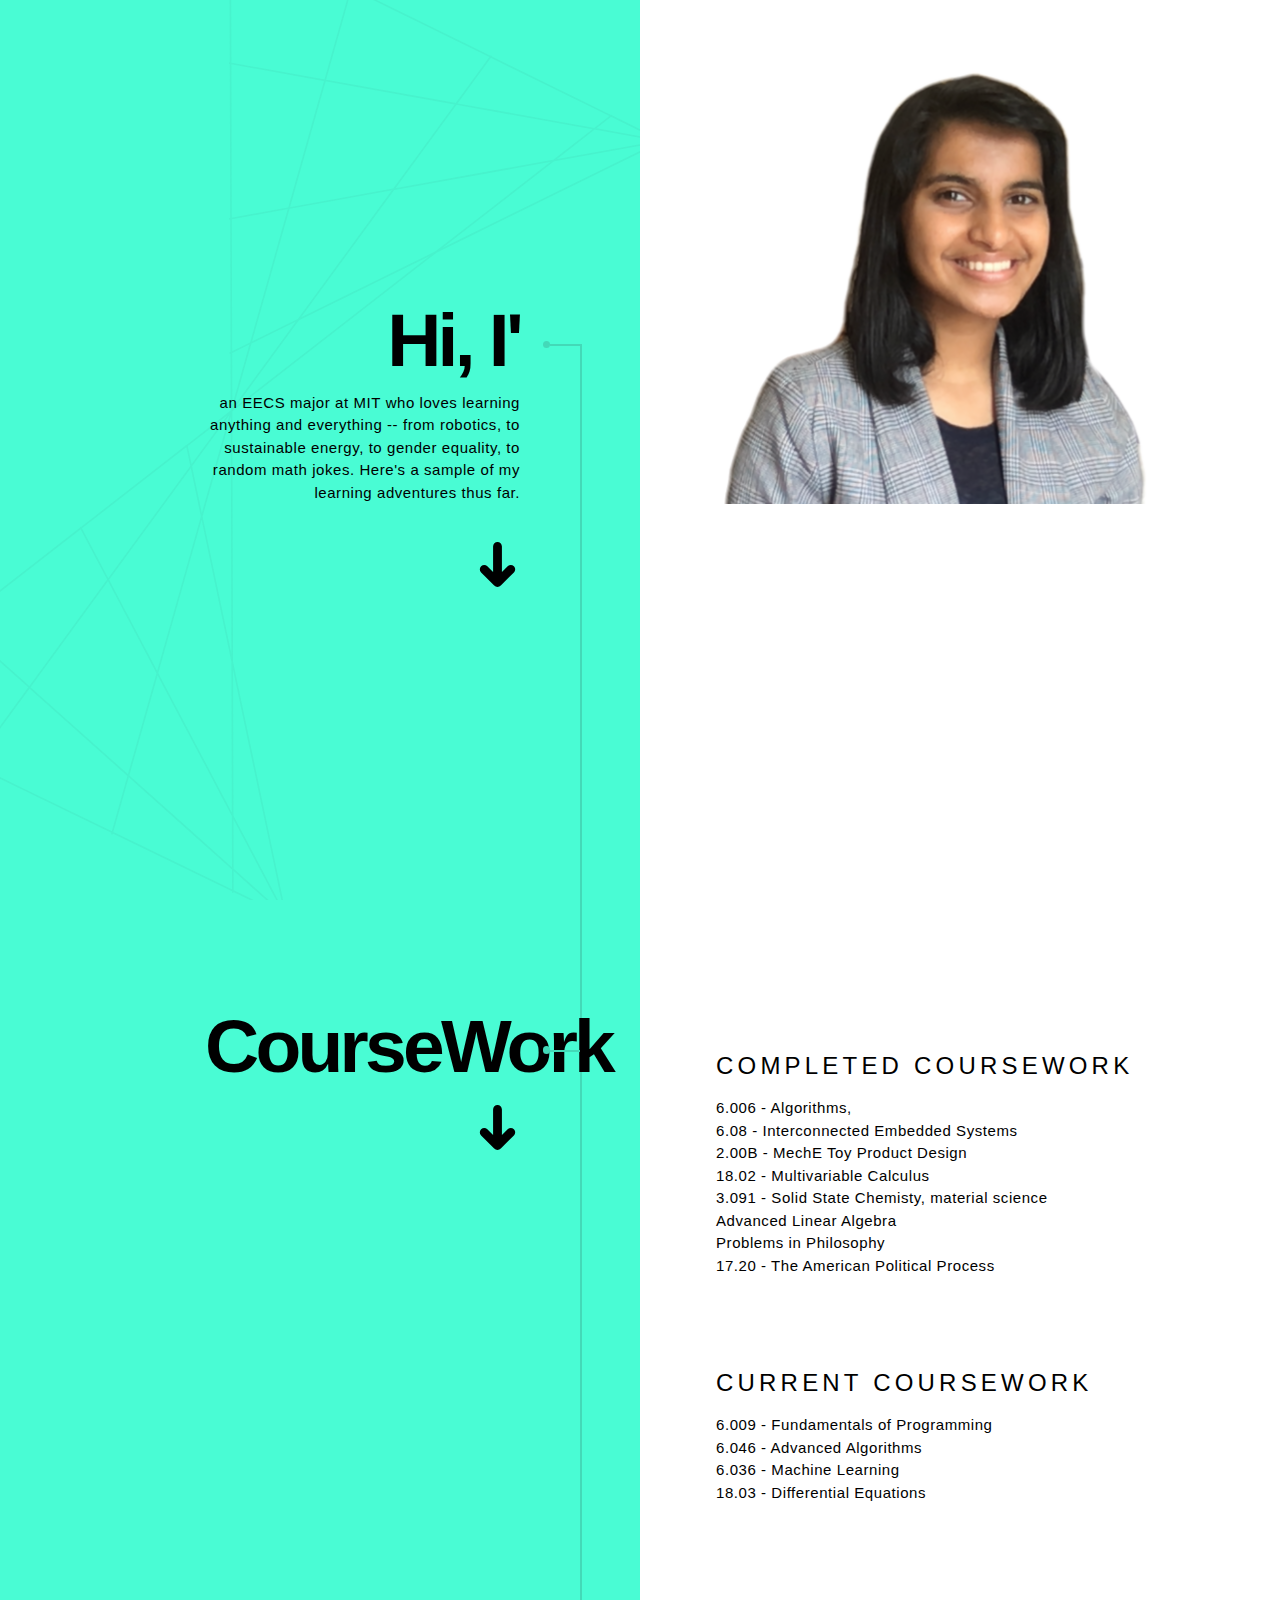
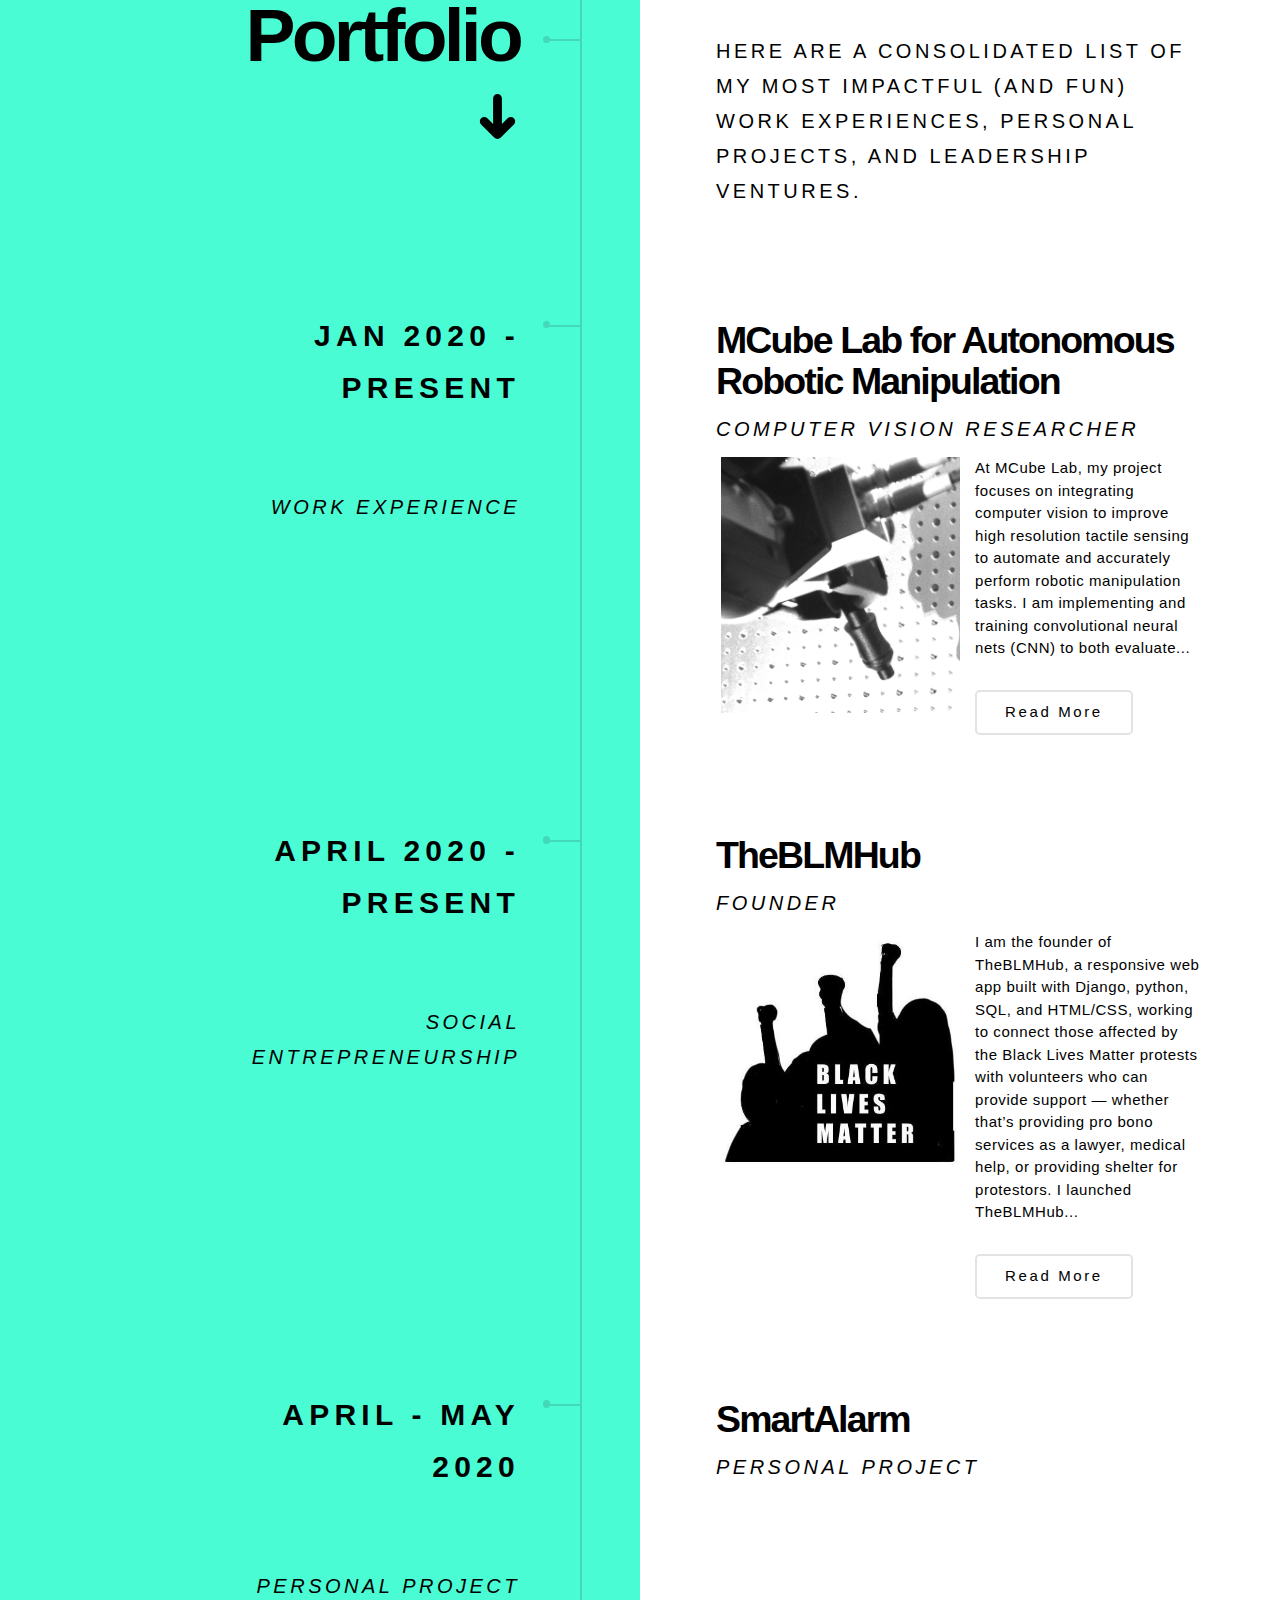
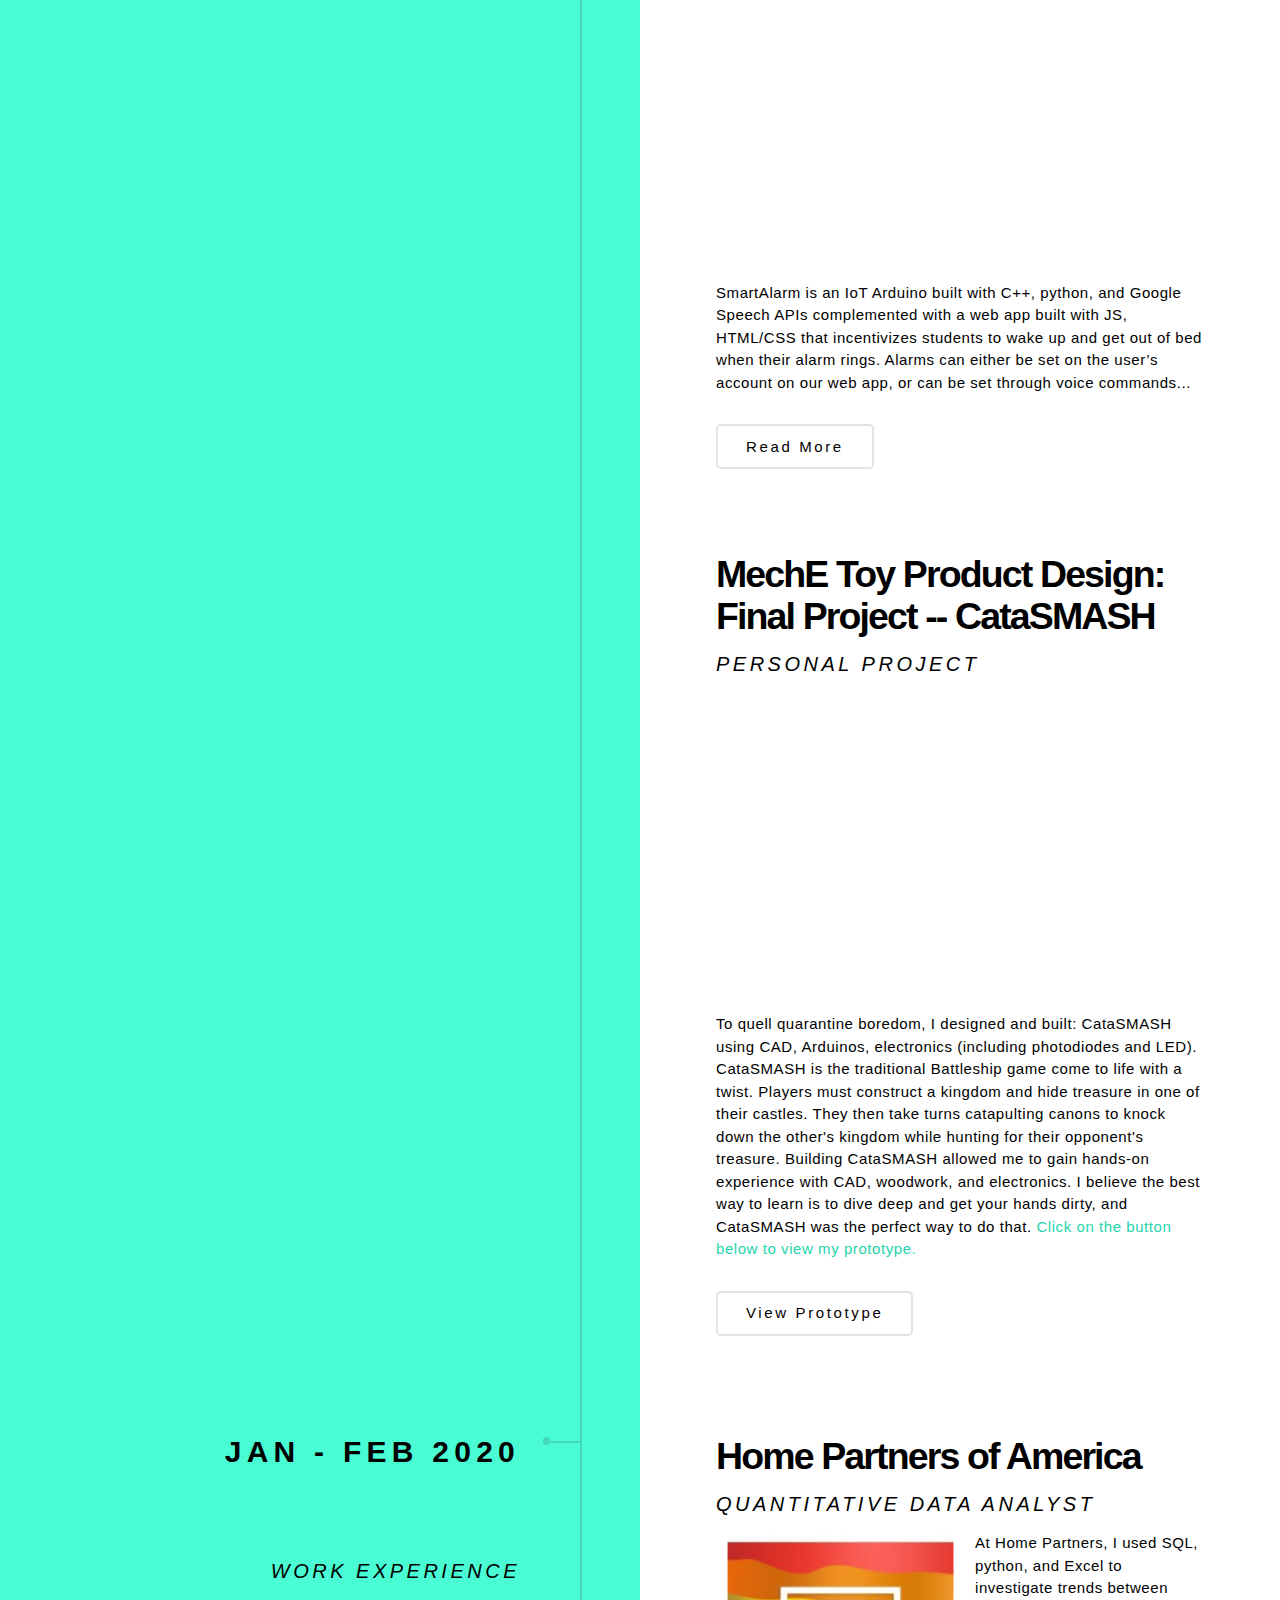
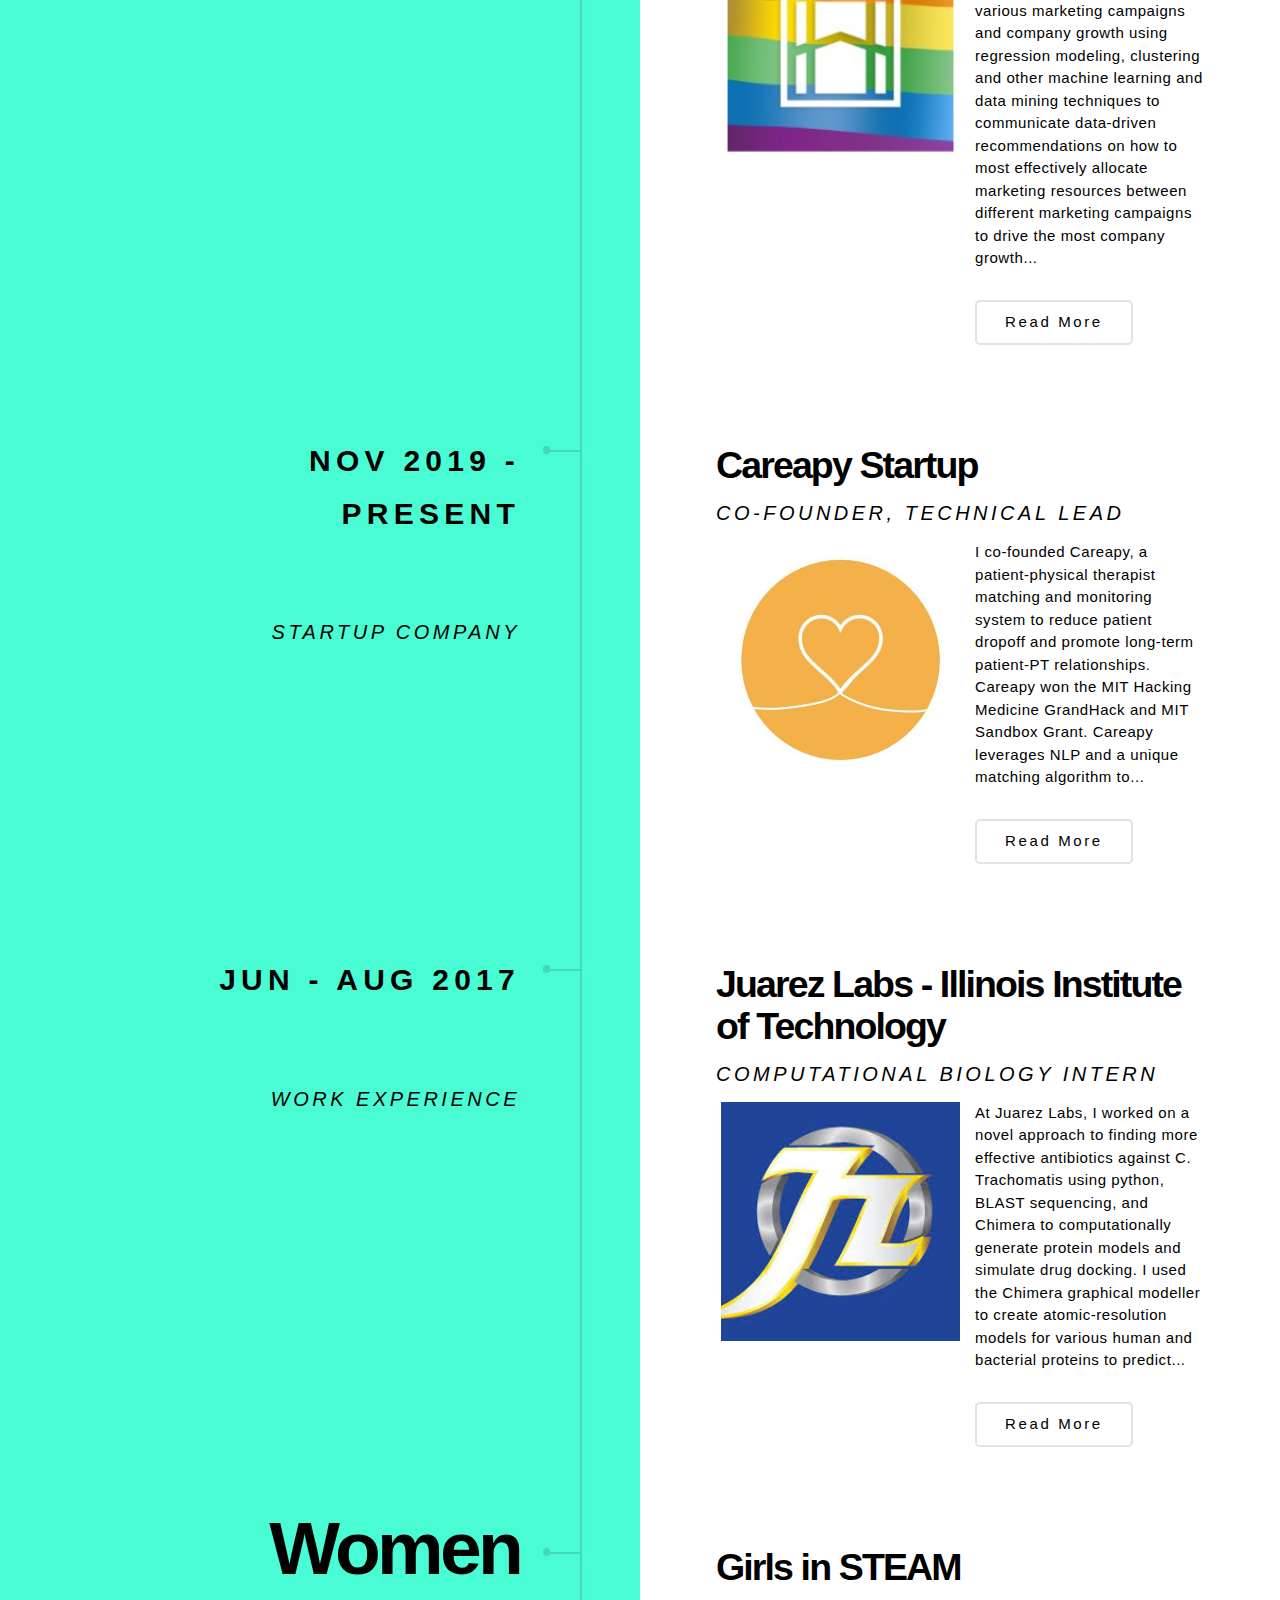
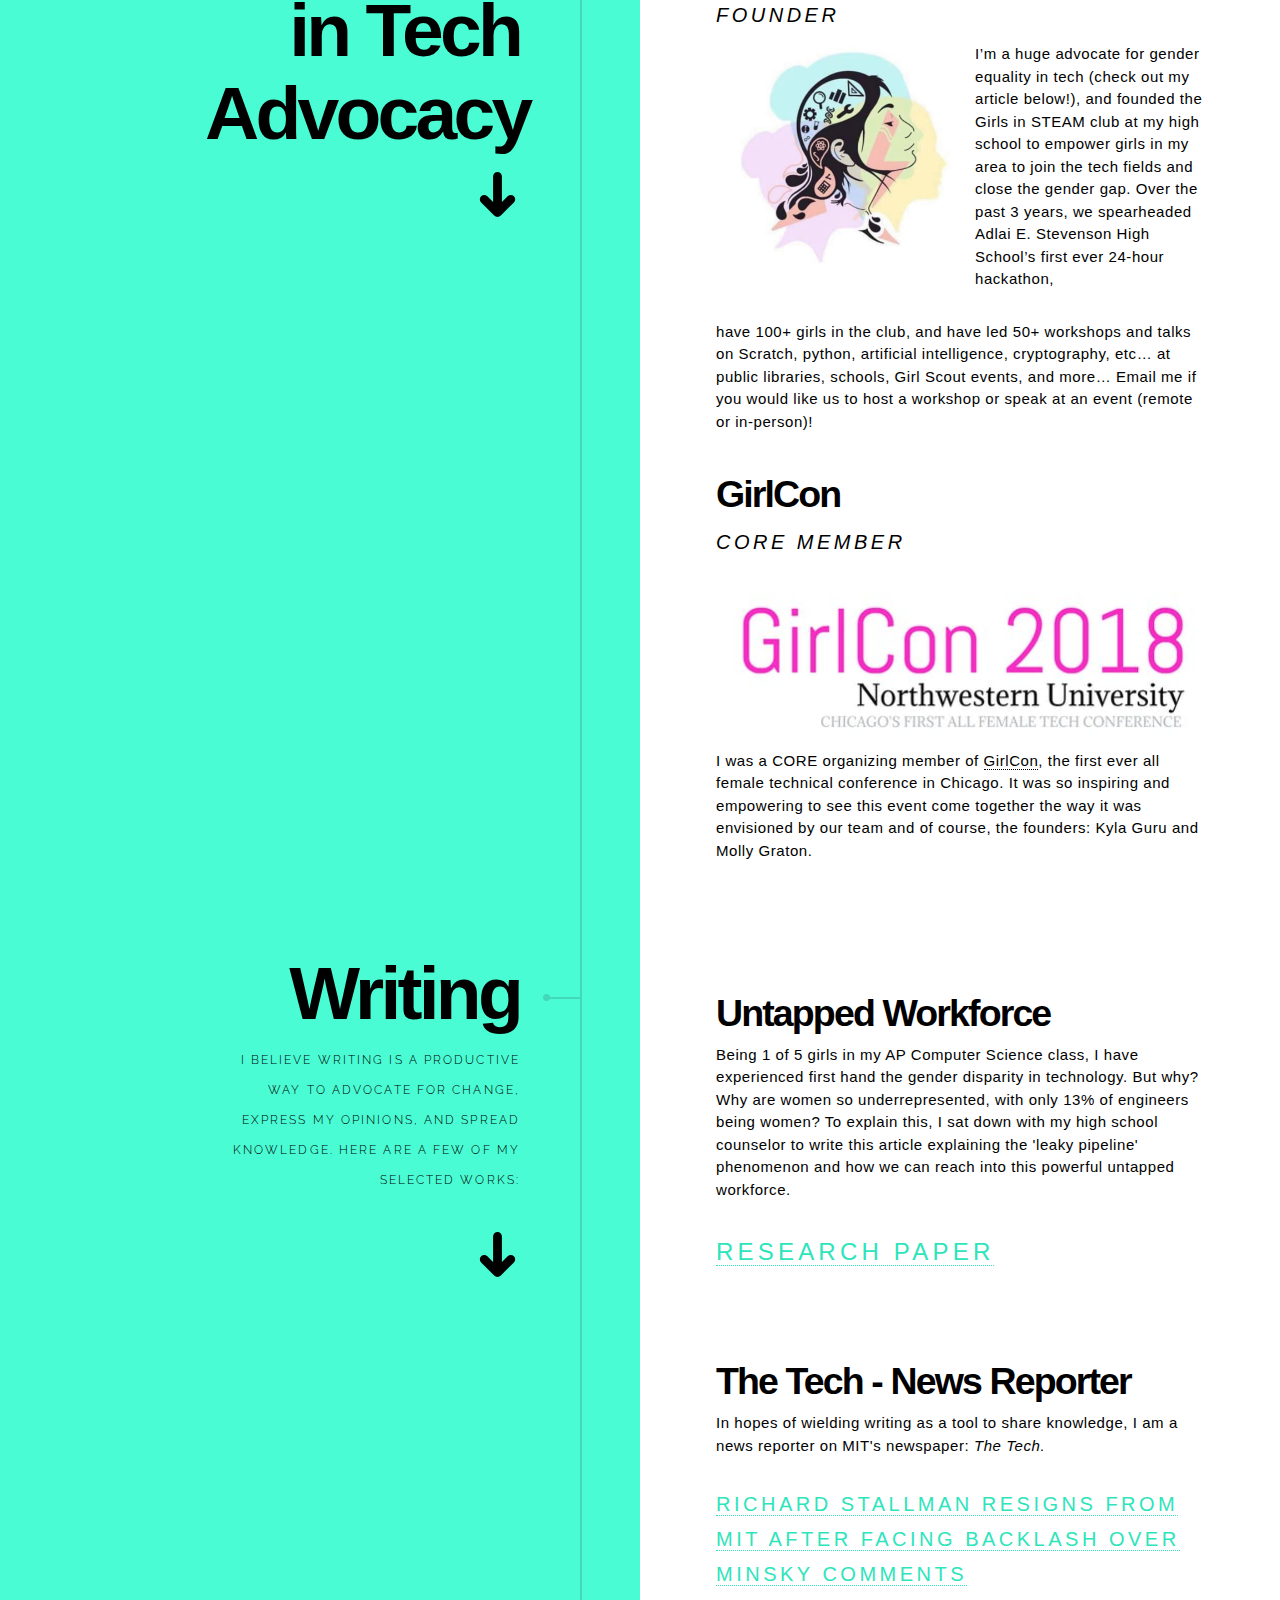
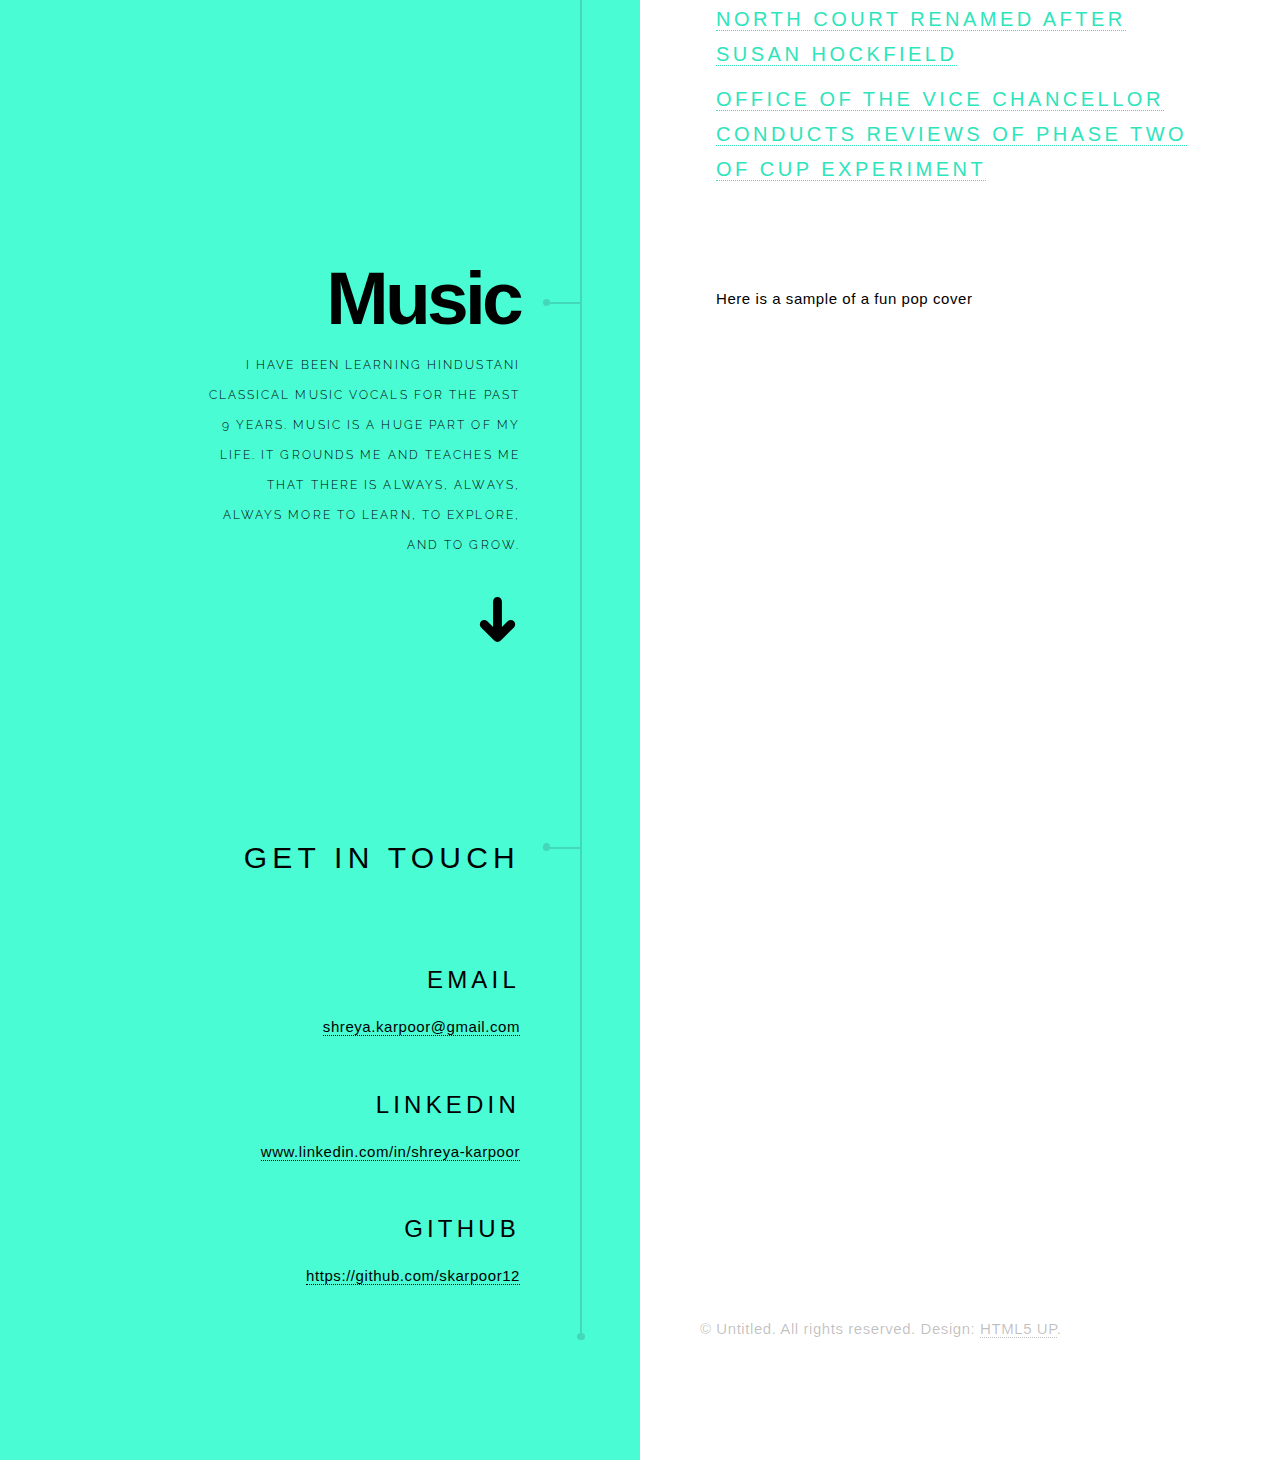
<file: index.html>
<!DOCTYPE HTML>
<!--
	Paradigm Shift by HTML5 UP
	html5up.net | @ajlkn
	Free for personal and commercial use under the CCA 3.0 license (html5up.net/license)
-->
<html>
	<head>
		<title>shreyakarpoor</title>
		<meta charset="utf-8" />
		<meta name="viewport" content="width=device-width, initial-scale=1, user-scalable=no" />
		<meta name="description" content="" />
		<meta name="keywords" content="" />
		<link rel="stylesheet" href="assets/css/main.css" />
		<script src="assets/js/animations.js" type="text/javascript"></script>
		<meta name="viewport" content="width=device-width, initial-scale=1">
		<link rel="stylesheet" href="https://www.w3schools.com/w3css/4/w3.css">

	</head>
	<body class="is-preload">

		<!-- Wrapper -->
			<div id="wrapper">

				<!-- Intro -->
					<section class="intro">
						<header>

							<h1 id="type"></h1>
							<script>typeWriter()</script>

							<p>an EECS major at MIT who loves learning anything and everything -- from robotics, to sustainable energy, to gender equality, to random math jokes.
								Here's a sample of my learning adventures thus far.</p>


							<ul class="actions">
								<li><a href="#first" class="arrow scrolly"><span class="label">Next</span></a></li>
							</ul>
						</header>
						<div class="content">
							<span><img class="image main" style="padding-top: 1em;" src="images/shreya_2.png" alt="" /></span>
						</div>
					</section>

				<section id="first" style="padding-top: 3em;">
						<header>
							<h1>CourseWork</h1>
							<ul class="actions">
								<li><a href="#second" class="arrow scrolly"><span class="label">Next</span></a></li>
							</ul>
						</header>
						<div class="content">
							<div class="w3-container">
								<h3>Completed Coursework</h3>
								<p>6.006 - Algorithms, 
								<br>6.08 - Interconnected Embedded Systems
								<br>2.00B - MechE Toy Product Design
								<br>18.02 - Multivariable Calculus
								<br>3.091 - Solid State Chemisty, material science
								<br>Advanced Linear Algebra
								<br>Problems in Philosophy
								<br>17.20 - The American Political Process</p>

								<br><br>
								<h3>Current Coursework</h3>
								<p>6.009 - Fundamentals of Programming
								<br>6.046 - Advanced Algorithms
								<br>6.036 - Machine Learning
								<br>18.03 - Differential Equations
								</p>
							</div>
						</div>	
				</section>	


				<!-- Section -->
					<section id="second">
						<header>
							<h1>Portfolio</h1>
							<ul class="actions">
								<li><a href="#oops" class="arrow scrolly"><span class="label">Next</span></a></li>
							</ul>
						</header>
						<div class="content">
							<div class="w3-container">
							<h4>Here are a consolidated list of my most impactful (and fun) work experiences, personal projects, and leadership ventures.</h4>

					</section>

					


					<section>
						<header>
							<h2 class="experience"><strong>Jan 2020 - Present</strong></h2>
							<h4><i>Work Experience</i></h4>
						</header>
						<div class="content">
							<div class="w3-container">
							<h1 style="font-size: 2.5rem !IMPORTANT;"><strong>MCube Lab for Autonomous Robotic Manipulation</strong></h1>
							<h4><i> Computer Vision Researcher</i></h4>
							<ul class="feature-icons">
								<li><span class="image main"><img src="images/Robot.png" alt="" /></span></li>
								<li style="padding-left: 1em;"><p>At MCube Lab, my project focuses on integrating computer vision to improve high resolution tactile sensing to automate and accurately perform robotic manipulation tasks. I am implementing and training convolutional neural nets (CNN) to both evaluate...</p>

									<button onclick="document.getElementById('id01').style.display='block'">Read More</button>
								</li>
							</ul>

									  <div id="id01" class="w3-modal">
										<div class="w3-modal-content">
										  <div class="w3-container">
											<span onclick="document.getElementById('id01').style.display='none'" class="w3-display-topright">&times;</span>
											  <h1 style="font-size: 2.5rem !IMPORTANT;"><strong>MCube Lab for Autonomous Robotic Manipulation</strong></h1>
							<h4><i> Computer Vision Researcher</i></h4>
							<ul class="feature-icons">
								<li><span class="image main"><img src="images/Robot.png" alt="" /></span></li>
								<li style="padding-left: 1em;"><p>At MCube Lab, my project focuses on integrating computer vision to improve high resolution tactile sensing to automate and accurately perform robotic manipulation tasks. I am implementing and training convolutional neural nets (CNN) to both evaluate generated models and also to map reconstructed 3D object models with manipulated objects for pose estimation. Using my project, the robot is able to accurately isolate an object from its surroundings and reconstruct 3D point clouds of the object given RGB-D images using a next-best pose estimation model. To further improve point cloud models, I have also implemented Depth Image Completion to extrapolate unknown depth values in the dataset using pytorch.
								<br><br>Main Tools Used: Python, GQ-CNN, Pyrender, OSMesa, Meshlab, Pytorch</p>

								</li>
							</ul>

											</span>

										  </div>
										</div>
									  </div>
									</div>
								</li>
							</ul>

						</div>
					</section>



				<section>
						<header>
							<h2 class="experience"><strong>April 2020 - Present</strong></h2>
							<h4><i>Social Entrepreneurship</i></h4>
						</header>

						<div class="content">
							<div class="w3-container">
							<h1 style="font-size: 2.5rem !IMPORTANT;"><strong>TheBLMHub</strong></h1>
							<h4><i>Founder</i></h4>
							<ul class="feature-icons">
								<li><span class="image main"><img src="images/logo.jpeg" alt="" /></span></li>
								<li style="padding-left: 1em;"><p>I am the founder of TheBLMHub, a responsive web app built with Django, python, SQL, and HTML/CSS, working to connect those affected by the Black Lives Matter protests with volunteers who can provide support — whether that’s providing pro bono services as a lawyer, medical help, or providing shelter for protestors. I launched TheBLMHub...</p>
									<button onclick="document.getElementById('id02').style.display='block'">Read More</button>

								</li>
							</ul>

							<div id="id02" class="w3-modal">
										<div class="w3-modal-content">
										  <div class="w3-container">
											<span onclick="document.getElementById('id02').style.display='none'" class="w3-display-topright">&times;</span>
											  <h1 style="font-size: 2.5rem !IMPORTANT;"><strong>TheBLMHub</strong></h1>
											  <h4><i>Founder</i></h4>
							<ul class="feature-icons">
								<li><span class="image main"><img src="images/logo.jpeg" alt="" /></span></li>
								<li style="padding-left: 1em;"><p>I am the founder of TheBLMHub, a responsive web app built with Django, python, SQL, and HTML/CSS, an online tool working to connect those affected by the Black Lives Matter protests with volunteers who can provide support — whether that’s providing pro bono services as a lawyer, medical help, or providing shelter for protestors. I launched TheBLMHub to mobilize the masses and provide an avenue for which all people can take part in the movement.
								<br><br>
								In addition, TheBLM provides people with a consolidated and personalizable list of actions they can take to make an impact in their own communities. So far, we have reached over 400 Black Lives Matter supporters and protestors nationwide. The events in the past few months have been devastating, but sadly not out of the ordinary. I couldn’t stay silent and hope that TheBLMHub can provide a means to drive change and advocate for racial equality.
								<br><br>
									Main Tools Used: Flask/Django, Python, HTML/CSS, JS <br></p>

									<h3 style="color: #2ee4bb"><a href="https://patch.com/illinois/buffalogrove/resident-empowers-black-lives-matters-protesters-website">Press</a></h3>

								</li>
							</ul>
										  </div>
										</div>
									  </div>
							</div>
						</div>


				</section>




				<section>
						<header>
							<h2 class="experience"><strong>April - May 2020</strong></h2>
							<h4><i>Personal Project</i></h4>
						</header>

						<div class="content">
							<div class="w3-container">
							<h1 style="font-size: 2.5rem !IMPORTANT;"><strong>SmartAlarm</strong></h1>
								<h4><i>Personal Project</i></h4>
							<iframe width="100%" height="350px" src="https://www.youtube.com/embed/FCYb3xSuFqU"></iframe>
								<p style="padding-top: 2em;">SmartAlarm is an IoT Arduino built with C++, python, and Google Speech APIs complemented with a web app built with JS, HTML/CSS that incentivizes students to wake up and get out of bed when their alarm rings. Alarms can either be set on the user’s account on our web app, or can be set through voice commands...</p>
									<button onclick="document.getElementById('id03').style.display='block'">Read More</button>

							<div id="id03" class="w3-modal">
										<div class="w3-modal-content">
										  <div class="w3-container">
											<span onclick="document.getElementById('id03').style.display='none'" class="w3-display-topright">&times;</span>
							<h1 style="font-size: 2.5rem !IMPORTANT;"><strong>SmartAlarm</strong></h1>
								<h4><i>Personal Project</i></h4>
											  <iframe width="100%" height="350px" src="https://www.youtube.com/embed/FCYb3xSuFqU"></iframe>
											  <p style="padding-top: 2em;"> martAlarm is an IoT Arduino built with C++, python, and Google Speech APIs complemented with a web app built with JS, HTML/CSS that incentivizes students to wake up and get out of bed when their alarm rings. Alarms can either be set on the user’s account on our web app, or can be set through voice commands, that are collected from a microphone and parsed using the Google Speech API. We customized alarms by setting different frequencies on the buzzer to generate desired notes.Once the alarm rings, the user can either perform 10 jumping jacks or win a game of cup pong to shut off the alarm. We calibrated jumping jacks to each user’s personal thresholds such that the device accurately and consistently marks jumping jacks, but not jumps or simple movements of the arm (in other words, you can’t fool SmartAlarm). A game of cup pong is demonstrated in the video, where distance of the ball is calculated using accelerometer and gyroscope data. User set alarms and reminders are curated and displayed on our web app.
									<br><br>
									Hardware Parts: ESP32 Arduino, Gyroscope, Accelerometer, Arduino buzzer
									<br>
									Software Tools: C++, Python - Pandas, HTML, CSS, JS, Google Speech API</p>



										  </div>
										</div>
									  </div>
							</div>

<!--							project2-->
							<div class="w3-container" style="padding-top: 5em;">
							<h1 style="font-size: 2.5rem !IMPORTANT;"><strong>MechE Toy Product Design: Final Project -- CataSMASH</strong></h1>
							<h4><i>Personal Project</i></h4>
								<iframe width="100%" height="300px" src="https://www.youtube.com/embed/uQzyJJyvfPo"></iframe>
								<p style="padding-top: 1em;">To quell quarantine boredom, I designed and built: CataSMASH using CAD, Arduinos, electronics (including photodiodes and LED). CataSMASH is the traditional Battleship game come to life with a twist. Players must construct a kingdom and hide treasure in one of their castles. They then take turns catapulting canons to knock down the other's kingdom while hunting for their opponent's treasure.
									Building CataSMASH allowed me to gain hands-on experience with CAD, woodwork, and electronics. I believe the best way to learn is to dive deep and get your hands dirty, and CataSMASH was the perfect way to do that. <b style="color: #26d4ad">Click on the button below to view my prototype.</b></p>
							<button
								  onclick="window.open('http://web.mit.edu/2.00b/www/portfolios/student_portfolio.html?s=skarpoor&a=prototype','popup','width=600,height=600'); return false;">
									View Prototype
							</button>
						</div>
					</section>




<!--				Home Partners of America-->
				<section>
						<header>
							<h2 class="experience"><strong>Jan - Feb 2020</strong></h2>
							<h4><i>Work Experience</i></h4>
						</header>

						<div class="content">
							<div class="w3-container">
							<h1 style="font-size: 2.5rem !IMPORTANT;"><strong>Home Partners of America</strong></h1>
							<h4><i>Quantitative Data Analyst</i></h4>
							<ul class="feature-icons">
								<li><span class="image main"><img src="images/hpa.png" alt="" /></span></li>
								<li style="padding-left: 1em;"><p>At Home Partners, I used SQL, python, and Excel to investigate trends between various marketing campaigns and company growth using regression modeling, clustering and other machine learning and data mining techniques to communicate data-driven recommendations on how to most effectively allocate marketing resources between different marketing campaigns to drive the most company growth...</p>
									<button onclick="document.getElementById('id05').style.display='block'">Read More</button>

								</li>
							</ul>

							<div id="id05" class="w3-modal">
										<div class="w3-modal-content">
										  <div class="w3-container">
											<span onclick="document.getElementById('id05').style.display='none'" class="w3-display-topright">&times;</span>
											  <h1 style="font-size: 2.5rem !IMPORTANT;"><strong>TheBLMHub</strong></h1>
											  <h4><i>Founder</i></h4>
							<ul class="feature-icons">
								<li><span class="image main"><img src="images/hpa.png" alt="" /></span></li>
								<li style="padding-left: 1em;"><p>At Home Partners, I used SQL, python, and Excel to investigate trends between various marketing campaigns and company growth using regression modeling, clustering and other machine learning and data mining techniques to communicate data-driven recommendations on how to most effectively allocate marketing resources between different marketing campaigns to drive the most company growth. I was able to identify these trends after cleaning and understanding the data pipeline. I also used NLP models on consumer feedback to identify trends on consumer satisfaction based on the type of marketing campaign.
									<br><br>
									Main Tools: Excel, SQL, Python, GeoPandas for geospatial analysis</p>
								</li>
							</ul>
										  </div>
										</div>
									  </div>
							</div>
						</div>


				</section>

				<!--				Careapy-->
				<section>
						<header>
							<h2 class="experience"><strong>Nov 2019 - Present</strong></h2>
							<h4><i>Startup Company</i></h4>
						</header>

						<div class="content">
							<div class="w3-container">
							<h1 style="font-size: 2.5rem !IMPORTANT;"><strong>Careapy Startup</strong></h1>
							<h4><i>Co-Founder, Technical Lead</i></h4>
							<ul class="feature-icons">
								<li><span class="image main"><img src="images/palo.jpg" alt="" /></span></li>
								<li style="padding-left: 1em;"><p>I co-founded Careapy, a patient-physical therapist matching and monitoring system to reduce patient dropoff and promote long-term patient-PT relationships. Careapy won the MIT Hacking Medicine GrandHack and MIT Sandbox Grant. Careapy leverages NLP and a unique matching algorithm to...</p>
									<button onclick="document.getElementById('id06').style.display='block'">Read More</button>

								</li>
							</ul>

							<div id="id06" class="w3-modal">
										<div class="w3-modal-content">
										  <div class="w3-container">
											<span onclick="document.getElementById('id06').style.display='none'" class="w3-display-topright">&times;</span>
											  <h1 style="font-size: 2.5rem !IMPORTANT;"><strong>Careapy Startup</strong></h1>
											  <h4><i>Co-Founder, Technical Lead</i></h4>
							<ul class="feature-icons">
								<li><span class="image main"><img src="images/palo.jpg" alt="" /></span></li>
								<li style="padding-left: 1em;"><p>I co-founded Careapy, a patient-physical therapist matching and monitoring system to reduce patient dropoff and promote long-term patient-PT relationships. Careapy won the MIT Hacking Medicine GrandHack and MIT Sandbox Grant.Careapy leverages NLP and a unique matching algorithm to match patients with PT’s and create lasting patient-physical therapist relationships. The platform will also include patient tracking and monitor their journey of recovery. We are currently launching Careapy for testing with PT clinics in the greater Boston and New York areas, and will also be pitching to the Deerfield Healthcare Investment Firm for seed investment.</p>
								</li>
							</ul>
										  </div>
										</div>
									  </div>
							</div>
						</div>


				</section>




				<!--				IIT-->
				<section>
						<header>
							<h2 class="experience"><strong>Jun - Aug 2017</strong></h2>
							<h4><i>Work Experience</i></h4>
						</header>

						<div class="content">
							<div class="w3-container">
							<h1 style="font-size: 2.5rem !IMPORTANT;"><strong>Juarez Labs - Illinois Institute of Technology</strong></h1>
							<h4><i>Computational Biology Intern</i></h4>
							<ul class="feature-icons">
								<li><span class="image main"><img src="images/juarez.jpeg" alt="" /></span></li>
								<li style="padding-left: 1em;"><p>At Juarez Labs, I worked on a novel approach to finding more effective antibiotics against C. Trachomatis using python, BLAST sequencing, and Chimera to computationally generate protein models and simulate drug docking. I used the Chimera graphical modeller to create atomic-resolution models for various human and bacterial proteins to predict...</p>
									<button onclick="document.getElementById('id07').style.display='block'">Read More</button>

								</li>
							</ul>

							<div id="id07" class="w3-modal">
										<div class="w3-modal-content">
										  <div class="w3-container">
											<span onclick="document.getElementById('id07').style.display='none'" class="w3-display-topright">&times;</span>
											  <h1 style="font-size: 2.5rem !IMPORTANT;"><strong>Juarez Labs - Illinois Institute of Technology</strong></h1>
											  <h4><i>omputational Biology Intern</i></h4>
							<ul class="feature-icons">
								<li><span class="image main"><img src="images/juarez.jpeg" alt="" /></span></li>
								<li style="padding-left: 1em;"><p>At Juarez Labs, I worked on a novel approach to finding more effective antibiotics against C. Trachomatis using python, BLAST sequencing, and Chimera to computationally generate protein models and simulate drug docking. I used the Chimera graphical modeller to create atomic-resolution models for various human and bacterial proteins to predict and simulate drug effectiveness. Because models of these proteins don’t currently exist, I generated these models after selecting template proteins from the BLAST program based on similarities in amino acid sequences and residual graphs. I developed these models using python and the Chimera graphical modeller and tested my simulations on infected HeLa cells.
								</p>
									<h3 style="color: #2ee4bb"><a href="images/spark.pdf">Presentation Poster</a></h3></li>




							</ul>
										  </div>
										</div>
									  </div>
							</div>
						</div>


				</section>


				<section id="oops">
						<header>
							<h1>Women in Tech Advocacy</h1>
							<ul class="actions">
								<li><a href="#third" class="arrow scrolly"><span class="label">Next</span></a></li>
							</ul>
						</header>
						<div class="content">
							<div class="w3-container">
							<h1 style="font-size: 2.5rem !IMPORTANT;"><strong>Girls in STEAM</strong></h1>
							<h4><i>Founder</i></h4>
							<ul class="feature-icons">
								<li><span class="image main"><img src="images/steam.png" alt="" /></span></li>
								<li style="padding-left: 1em;"><p>I’m a huge advocate for gender equality in tech (check out my article below!), and founded the Girls in STEAM club at my high school to empower girls in my area to join the tech fields and close the gender gap. Over the past 3 years, we spearheaded Adlai E. Stevenson High School’s first ever 24-hour hackathon, </p></li>
							</ul>
							<p>									have 100+ girls in the club, and have led 50+ workshops and talks on Scratch, python, artificial intelligence, cryptography, etc… at public libraries, schools, Girl Scout events, and more… Email me if you would like us to host a workshop or speak at an event (remote or in-person)!</p>




										  </div>

							<div class="w3-container">
							<h1 style="font-size: 2.5rem !IMPORTANT;"><strong>GirlCon</strong></h1>
							<h4><i>CORE Member</i></h4>
							
								<span class="image main"><img src="images/girlcon.png" alt="" /></span>
								<p>I was a CORE organizing member of <a href="https://girlconchicago.com/">GirlCon</a>, the first ever all female technical conference in Chicago. It was so inspiring and empowering to see this event come together the way it was envisioned by our team and of course, the founders: Kyla Guru and Molly Graton.</p>
										  </div>
										</div>



				</section>


				<section id="third">
						<header>
							<h1>Writing</h1>
							<p>I believe writing is a productive way to advocate for change, express my opinions, and spread knowledge. Here are a few of my selected works:</p>
							<ul class="actions">
								<li><a href="#fourth" class="arrow scrolly"><span class="label">Next</span></a></li>
							</ul>
						</header>

						<div class="content">
							<div class="w3-container">
								<h1 style="font-size: 2.5rem !IMPORTANT;"><strong>Untapped Workforce</strong></h1>
								<p>Being 1 of 5 girls in my AP Computer Science class, I have experienced first hand the gender disparity in technology. But why? Why are women so underrepresented, with only 13% of engineers being women? To explain this, I sat down with my high school counselor to write this article explaining the 'leaky pipeline' phenomenon and how we can reach into this powerful untapped workforce.</p></li>
								<h3 style="color: #2ee4bb"><a href="images/paper.pdf">Research Paper</a></h3>


										  </div>
							<br><br><br>



							<div class="w3-container">
								<h1 style="font-size: 2.5rem !IMPORTANT;"><strong>The Tech - News Reporter</strong></h1>
								<p>In hopes of wielding writing as a tool to share knowledge, I am a news reporter on MIT's newspaper: <i>The Tech.</i></p>
								<h4 style="color: #2ee4bb"><a href="https://thetech.com/2019/09/19/richard-stallman-resigns">Richard Stallman resigns from MIT after facing backlash over Minsky comments</a></h4>
								<h4 style="color: #2ee4bb"><a href="https://thetech.com/2019/10/10/protestors-rally-against-renaming-hockfield-court">North Court renamed after Susan Hockfield</a></h4>
								<h4 style="color: #2ee4bb"><a href="https://thetech.com/2019/11/21/cup-phase-two-reviews">Office of the Vice Chancellor conducts reviews of Phase Two of CUP experiment</a></h4>


										  </div>
										</div>


					</section>

				<section id="fourth">
						<header>
							<h1>Music</h1>
							<p>I have been learning Hindustani Classical Music vocals for the past 9 years. Music is a huge part of my life. It grounds me and teaches me that there is always, always, always more to learn, to explore, and to grow.
							</p>
							<ul class="actions">
								<li><a href="#fifth" class="arrow scrolly"><span class="label">Next</span></a></li>
							</ul>
						</header>
					<div class="content">
							<div class="w3-container">
								<p>Here is a sample of a fun pop cover</p>
								<br><br>
								<iframe width="100%" height="350px" src="https://www.youtube.com/embed/YcXMizMHoEI"></iframe>
							</div>
					</div>
					</section>







<!--				&lt;!&ndash; Section &ndash;&gt;-->
<!--					<section>-->
<!--						<header>-->
<!--							<h2>Feugiat consequat tempus ultrices</h2>-->
<!--						</header>-->
<!--						<div class="content">-->
<!--							<p><strong>Etiam tristique libero</strong> eu nibh porttitor amet fermentum. Nullam venenatis erat id vehicula ultrices sed ultricies condimentum.</p>-->
<!--							<ul class="feature-icons">-->
<!--								<li>Consequat tempus</li>-->
<!--								<li>Etiam adipiscing</li>-->
<!--							</ul>-->
<!--							<p>Vehicula ultrices sed ultricies condimentum. Magna sed etiam consequat, et lorem adipiscing sed nulla. Volutpat nisl et tempus et dolor libero, feugiat magna tempus, sed et lorem adipiscing.</p>-->
<!--						</div>-->
<!--					</section>-->

<!--				&lt;!&ndash; Section &ndash;&gt;-->
<!--					<section>-->
<!--						<header>-->
<!--							<h2>Ultrices erat magna sed condimentum</h2>-->
<!--						</header>-->
<!--						<div class="content">-->
<!--							<p><strong>Integer mollis egestas</strong> nam maximus erat id euismod egestas. Pellentesque sapien ac quam. Lorem ipsum dolor sit nullam.</p>-->

<!--							&lt;!&ndash; Section &ndash;&gt;-->
<!--								<section>-->
<!--									<header>-->
<!--										<h3>Erat aliquam</h3>-->
<!--										<p>Vehicula ultrices dolor amet ultricies et condimentum. Magna sed etiam consequat, et lorem adipiscing sed dolor sit amet, consectetur amet do eiusmod tempor incididunt  ipsum suspendisse ultrices gravida.</p>-->
<!--									</header>-->
<!--									<div class="content">-->
<!--										<div class="gallery">-->
<!--											<a href="images/gallery/fulls/01.jpg" class="landscape"><img src="images/gallery/thumbs/01.jpg" alt="" /></a>-->
<!--											<a href="images/gallery/fulls/02.jpg"><img src="images/gallery/thumbs/02.jpg" alt="" /></a>-->
<!--											<a href="images/gallery/fulls/03.jpg"><img src="images/gallery/thumbs/03.jpg" alt="" /></a>-->
<!--											<a href="images/gallery/fulls/04.jpg" class="landscape"><img src="images/gallery/thumbs/04.jpg" alt="" /></a>-->
<!--										</div>-->
<!--									</div>-->
<!--								</section>-->

<!--							&lt;!&ndash; Section &ndash;&gt;-->
<!--								<section>-->
<!--									<header>-->
<!--										<h3>Nisl consequat</h3>-->
<!--										<p>Aenean ornare velit lacus, ac varius enim ullamcorper eu. Proin aliquam sed facilisis ante interdum congue. Integer mollis, nisl amet convallis, porttitor magna ullamcorper, amet mauris. Ut magna finibus nisi nec lacinia ipsum maximus.</p>-->
<!--									</header>-->
<!--									<div class="content">-->
<!--										<div class="gallery">-->
<!--											<a href="images/gallery/fulls/05.jpg" class="landscape"><img src="images/gallery/thumbs/05.jpg" alt="" /></a>-->
<!--											<a href="images/gallery/fulls/06.jpg"><img src="images/gallery/thumbs/06.jpg" alt="" /></a>-->
<!--											<a href="images/gallery/fulls/07.jpg"><img src="images/gallery/thumbs/07.jpg" alt="" /></a>-->
<!--										</div>-->
<!--									</div>-->
<!--								</section>-->

<!--							&lt;!&ndash; Section &ndash;&gt;-->
<!--								<section>-->
<!--									<header>-->
<!--										<h3>Lorem gravida</h3>-->
<!--										<p>Proin aliquam facilisis ante interdum. Sed nulla amet lorem feugiat tempus aenean ornare velit lacus, ac varius sed enim lorem ullamcorper dolore.  ac varius enim lorem ullamcorper dolore. Proin aliquam facilisis.</p>-->
<!--									</header>-->
<!--									<div class="content">-->
<!--										<div class="gallery">-->
<!--											<a href="images/gallery/fulls/08.jpg" class="portrait"><img src="images/gallery/thumbs/08.jpg" alt="" /></a>-->
<!--											<a href="images/gallery/fulls/09.jpg" class="portrait"><img src="images/gallery/thumbs/09.jpg" alt="" /></a>-->
<!--											<a href="images/gallery/fulls/10.jpg" class="landscape"><img src="images/gallery/thumbs/10.jpg" alt="" /></a>-->
<!--										</div>-->
<!--									</div>-->
<!--								</section>-->

<!--						</div>-->
<!--					</section>-->

<!--				&lt;!&ndash; Section &ndash;&gt;-->
<!--					<section>-->
<!--						<header>-->
<!--							<h2>Duis sed adpiscing veroeros amet</h2>-->
<!--						</header>-->
<!--						<div class="content">-->
<!--							<p><strong>Proin tempus feugiat</strong> sed varius enim lorem ullamcorper dolore aliquam aenean ornare velit lacus, ac varius enim lorem ullamcorper dolore.</p>-->
<!--							<ul class="actions">-->
<!--								<li><a href="#" class="button primary large">Get Started</a></li>-->
<!--								<li><a href="#" class="button large">Learn More</a></li>-->
<!--							</ul>-->
<!--						</div>-->
<!--					</section>-->

				<!-- Elements -->
				<!--
					<section>
						<header>
							<h2>Elements</h2>
						</header>
						<div class="content">

							<section>
								<header>
									<h3>Text</h3>
								</header>
								<div class="content">
									<p>This is <b>bold</b> and this is <strong>strong</strong>. This is <i>italic</i> and this is <em>emphasized</em>.
									This is <sup>superscript</sup> text and this is <sub>subscript</sub> text.
									This is <u>underlined</u> and this is code: <code>for (;;) { ... }</code>. Finally, <a href="#">this is a link</a>.</p>
									<hr />
									<h2>Heading Level 2</h2>
									<h3>Heading Level 3</h3>
									<h4>Heading Level 4</h4>
									<h5>Heading Level 5</h5>
									<hr />
									<h5>Blockquote</h5>
									<blockquote>Fringilla nisl. Donec accumsan interdum nisi, quis tincidunt felis sagittis eget tempus euismod. Vestibulum ante ipsum primis in faucibus vestibulum. Blandit adipiscing eu felis iaculis volutpat ac adipiscing accumsan faucibus. Vestibulum ante ipsum primis in faucibus lorem ipsum dolor sit amet nullam adipiscing eu felis.</blockquote>
									<h5>Preformatted</h5>
									<pre><code>i = 0;

while (!deck.isInOrder()) {
  print 'Iteration ' + i;
  deck.shuffle();
  i++;
}

print 'Sorted in ' + i + ' iterations.';</code></pre>
								</div>
							</section>

							<section>
								<header>
									<h3>Lists</h3>
								</header>
								<div class="content">

									<h4>Unordered</h4>
									<ul>
										<li>Dolor pulvinar etiam.</li>
										<li>Sagittis adipiscing.</li>
										<li>Felis enim feugiat.</li>
									</ul>

									<h4>Alternate</h4>
									<ul class="alt">
										<li>Dolor pulvinar etiam.</li>
										<li>Sagittis adipiscing.</li>
										<li>Felis enim feugiat.</li>
									</ul>

									<h4>Ordered</h4>
									<ol>
										<li>Dolor pulvinar etiam.</li>
										<li>Etiam vel felis viverra.</li>
										<li>Felis enim feugiat.</li>
										<li>Dolor pulvinar etiam.</li>
										<li>Etiam vel felis lorem.</li>
										<li>Felis enim et feugiat.</li>
									</ol>
									<h4>Icons</h4>
									<ul class="icons">
										<li><a href="#" class="icon brands fa-twitter"><span class="label">Twitter</span></a></li>
										<li><a href="#" class="icon brands fa-facebook-f"><span class="label">Facebook</span></a></li>
										<li><a href="#" class="icon brands fa-instagram"><span class="label">Instagram</span></a></li>
										<li><a href="#" class="icon brands fa-github"><span class="label">Github</span></a></li>
									</ul>

									<h4>Actions</h4>
									<ul class="actions">
										<li><a href="#" class="button primary">Default</a></li>
										<li><a href="#" class="button">Default</a></li>
									</ul>
									<ul class="actions stacked">
										<li><a href="#" class="button primary">Default</a></li>
										<li><a href="#" class="button">Default</a></li>
									</ul>
								</div>
							</section>

							<section>
								<header>
									<h3>Table</h3>
								</header>
								<div class="content">
									<h4>Default</h4>
									<div class="table-wrapper">
										<table>
											<thead>
												<tr>
													<th>Name</th>
													<th>Description</th>
													<th>Price</th>
												</tr>
											</thead>
											<tbody>
												<tr>
													<td>Item One</td>
													<td>Ante turpis integer aliquet porttitor.</td>
													<td>29.99</td>
												</tr>
												<tr>
													<td>Item Two</td>
													<td>Vis ac commodo adipiscing arcu aliquet.</td>
													<td>19.99</td>
												</tr>
												<tr>
													<td>Item Three</td>
													<td> Morbi faucibus arcu accumsan lorem.</td>
													<td>29.99</td>
												</tr>
												<tr>
													<td>Item Four</td>
													<td>Vitae integer tempus condimentum.</td>
													<td>19.99</td>
												</tr>
												<tr>
													<td>Item Five</td>
													<td>Ante turpis integer aliquet porttitor.</td>
													<td>29.99</td>
												</tr>
											</tbody>
											<tfoot>
												<tr>
													<td colspan="2"></td>
													<td>100.00</td>
												</tr>
											</tfoot>
										</table>
									</div>

									<h4>Alternate</h4>
									<div class="table-wrapper">
										<table class="alt">
											<thead>
												<tr>
													<th>Name</th>
													<th>Description</th>
													<th>Price</th>
												</tr>
											</thead>
											<tbody>
												<tr>
													<td>Item One</td>
													<td>Ante turpis integer aliquet porttitor.</td>
													<td>29.99</td>
												</tr>
												<tr>
													<td>Item Two</td>
													<td>Vis ac commodo adipiscing arcu aliquet.</td>
													<td>19.99</td>
												</tr>
												<tr>
													<td>Item Three</td>
													<td> Morbi faucibus arcu accumsan lorem.</td>
													<td>29.99</td>
												</tr>
												<tr>
													<td>Item Four</td>
													<td>Vitae integer tempus condimentum.</td>
													<td>19.99</td>
												</tr>
												<tr>
													<td>Item Five</td>
													<td>Ante turpis integer aliquet porttitor.</td>
													<td>29.99</td>
												</tr>
											</tbody>
											<tfoot>
												<tr>
													<td colspan="2"></td>
													<td>100.00</td>
												</tr>
											</tfoot>
										</table>
									</div>
								</div>
							</section>

							<section>
								<header>
									<h3>Buttons</h3>
								</header>
								<div class="content">
									<ul class="actions">
										<li><a href="#" class="button primary">Primary</a></li>
										<li><a href="#" class="button">Default</a></li>
									</ul>
									<ul class="actions">
										<li><a href="#" class="button large">Large</a></li>
										<li><a href="#" class="button">Default</a></li>
										<li><a href="#" class="button small">Small</a></li>
									</ul>
									<ul class="actions">
										<li><a href="#" class="button primary icon solid fa-download">Icon</a></li>
										<li><a href="#" class="button icon solid fa-download">Icon</a></li>
									</ul>
									<ul class="actions">
										<li><span class="button primary disabled">Disabled</span></li>
										<li><span class="button disabled">Disabled</span></li>
									</ul>
								</div>
							</section>

							<section>
								<header>
									<h3>Form</h3>
								</header>
								<div class="content">
									<form method="post" action="#">
										<div class="fields">
											<div class="field half">
												<label for="demo-name">Name</label>
												<input type="text" name="demo-name" id="demo-name" value="" placeholder="Jane Doe" />
											</div>
											<div class="field half">
												<label for="demo-email">Email</label>
												<input type="email" name="demo-email" id="demo-email" value="" placeholder="jane@untitled.tld" />
											</div>
											<div class="field">
												<label for="demo-category">Category</label>
												<select name="demo-category" id="demo-category">
													<option value="">-</option>
													<option value="1">Manufacturing</option>
													<option value="1">Shipping</option>
													<option value="1">Administration</option>
													<option value="1">Human Resources</option>
												</select>
											</div>
											<div class="field half">
												<input type="radio" id="demo-priority-low" name="demo-priority" checked>
												<label for="demo-priority-low">Low</label>
											</div>
											<div class="field half">
												<input type="radio" id="demo-priority-high" name="demo-priority">
												<label for="demo-priority-high">High</label>
											</div>
											<div class="field half">
												<input type="checkbox" id="demo-copy" name="demo-copy">
												<label for="demo-copy">Email me a copy</label>
											</div>
											<div class="field half">
												<input type="checkbox" id="demo-human" name="demo-human" checked>
												<label for="demo-human">Not a robot</label>
											</div>
											<div class="field">
												<label for="demo-message">Message</label>
												<textarea name="demo-message" id="demo-message" placeholder="Enter your message" rows="6"></textarea>
											</div>
										</div>
										<ul class="actions">
											<li><input type="submit" value="Send Message" class="primary" /></li>
											<li><input type="reset" value="Reset" /></li>
										</ul>
									</form>
								</div>
							</section>

						</div>
					</section>
				-->

				<!-- Section -->
					<section id="fifth">
						<header>
							<h2>Get in touch</h2>
						</header>

						<footer>
							<ul class="items">
								<li>
									<h3>Email</h3>
									<a href="mailto: shreya.karpoor@gmail.com" target="_blank">shreya.karpoor@gmail.com</a>
								</li>
								<li>
									<h3>LinkedIn</h3>
									<a href="https://www.linkedin.com/in/shreya-karpoor/">www.linkedin.com/in/shreya-karpoor</a>
								</li>
								<li>
									<h3>Github</h3>
									<a href="https://github.com/skarpoor12">https://github.com/skarpoor12</a>
								</li>

							</ul>
						</footer>
					</section>

				<!-- Copyright -->
					<div class="copyright">&copy; Untitled. All rights reserved. Design: <a href="https://html5up.net">HTML5 UP</a>.</div>

			</div>

		<!-- Scripts -->
			<script src="assets/js/jquery.min.js"></script>
			<script src="assets/js/jquery.scrolly.min.js"></script>
			<script src="assets/js/browser.min.js"></script>
			<script src="assets/js/breakpoints.min.js"></script>
			<script src="assets/js/util.js"></script>
			<script src="assets/js/main.js"></script>
			<script src="assets/js/animations.js"></script>

	</body>
</html>
</file>
<file: assets/css/main.css>
@import url(fontawesome-all.min.css);
@import url("https://fonts.googleapis.com/css?family=Source+Sans+Pro:300,600,700,300i,600i,700i|Raleway:600,800");

/*
	Paradigm Shift by HTML5 UP
	html5up.net | @ajlkn
	Free for personal and commercial use under the CCA 3.0 license (html5up.net/license)
*/

html, body, div, span, applet, object,
iframe, h1, h2, h3, h4, h5, h6, p, blockquote,
pre, a, abbr, acronym, address, big, cite,
code, del, dfn, em, img, ins, kbd, q, s, samp,
small, strike, strong, sub, sup, tt, var, b,
u, i, center, dl, dt, dd, ol, ul, li, fieldset,
form, label, legend, table, caption, tbody,
tfoot, thead, tr, th, td, article, aside,
canvas, details, embed, figure, figcaption,
footer, header, hgroup, menu, nav, output, ruby,
section, summary, time, mark, audio, video {
	margin: 0;
	padding: 0;
	border: 0;
	font-size: 100%;
	font: inherit;
	vertical-align: baseline;}

article, aside, details, figcaption, figure,
footer, header, hgroup, menu, nav, section {
	display: block;}

body {
	line-height: 1;
}

ol, ul {
	list-style: none;
}

blockquote, q {
	quotes: none;
}

	blockquote:before, blockquote:after, q:before, q:after {
		content: '';
		content: none;
	}

table {
	border-collapse: collapse;
	border-spacing: 0;
}

body {
	-webkit-text-size-adjust: none;
}

mark {
	background-color: transparent;
	color: inherit;
}

input::-moz-focus-inner {
	border: 0;
	padding: 0;
}

input, select, textarea {
	-moz-appearance: none;
	-webkit-appearance: none;
	-ms-appearance: none;
	appearance: none;
}

#more {display: none;}
/* Basic */

	@-ms-viewport {
		width: device-width;
	}

	body {
		-ms-overflow-style: scrollbar;
	}

	@media screen and (max-width: 480px) {

		html, body {
			min-width: 320px;
		}

	}

	html {
		box-sizing: border-box;
	}

	*, *:before, *:after {
		box-sizing: inherit;
	}

	html {
		overflow-x: hidden;
	}

	body {
		background: #ffffff;
		overflow-x: hidden;
	}

		body.is-preload *, body.is-preload *:before, body.is-preload *:after {
			-moz-animation: none !important;
			-webkit-animation: none !important;
			-ms-animation: none !important;
			animation: none !important;
			-moz-transition: none !important;
			-webkit-transition: none !important;
			-ms-transition: none !important;
			transition: none !important;
		}

/* Typography */

	html {
		font-size: 18pt;
	}

		@media screen and (max-width: 1920px) {

			html {
				font-size: 13pt;
			}

		}

		@media screen and (max-width: 1152px) {

			html {
				font-size: 14pt;
			}

		}

		@media screen and (max-width: 736px) {

			html {
				font-size: 12pt;
			}

		}

		@media screen and (max-width: 480px) {

			html {
				font-size: 11pt;
			}

		}

	body {
		background-color: #ffffff;
		color: #000000;
	}

	body, input, select, textarea {
		color: #000000;
		font-family: "Source Sans Pro", Helvetica, sans-serif;
		font-size: 1rem;
		font-weight: 300;
		letter-spacing: 0.0375em;
		line-height: 2;
	}

	a {
		-moz-transition: border-bottom-color 0.25s ease-in-out;
		-webkit-transition: border-bottom-color 0.25s ease-in-out;
		-ms-transition: border-bottom-color 0.25s ease-in-out;
		transition: border-bottom-color 0.25s ease-in-out;
		text-decoration: none;
		color: #000000;
		border-bottom: dotted 1px;
	}

		a:hover {
			text-decoration: none;
			border-bottom-color: transparent;
		}

	strong, b {
		font-weight: 600;
		color: #000000;
	}

	em, i {
		font-style: italic;
	}

	p {
		margin: 0 0 2rem 0;
	}

	h1, h2, h3, h4, h5, h6 {
		color: #000000;
		font-family: "Raleway", Helvetica, sans-serif;
		font-weight: 600;
		letter-spacing: 0.175em;
		line-height: 1.75;
		margin: 0 0 1.5rem 0;
		text-transform: uppercase;
	}

		h1 a, h2 a, h3 a, h4 a, h5 a, h6 a {
			color: inherit;
			text-decoration: none;
		}

	h1 {
		font-family: "Source Sans Pro", Helvetica, sans-serif;
		font-size: 5rem !IMPORTANT;
		font-weight: 700 !IMPORTANT;
		letter-spacing: -0.05em;
		line-height: 1.1;
		margin: 0 0 1.5rem 0;
		text-transform: none;
	}



	h2 {
		font-size: 1.25rem;
		font-weight: 800;
		margin: 0 0 2rem 0;
	}



	h3 {
		font-size: 0.875rem;
	}

	h4 {
		font-size: 0.875rem;
	}

	h5 {
		font-size: 0.75rem;
	}

	h6 {
		font-size: 0.625rem;
	}

	@media screen and (max-width: 736px) {

		h1 {
			font-size: 4.5rem;
			line-height: 1.1;
		}

		h2 {
			font-size: 1.25rem;
			line-height: 1.7;
		}

		h3 {
			font-size: 0.9rem;
		}

		h4 {
			font-size: 0.75rem;
		}

		h5 {
			font-size: 0.675rem;
		}

	}

	@media screen and (max-width: 360px) {

		h1 {
			font-size: 3.75rem;
		}

		h2 {
			font-size: 1.125rem;
		}

		h3 {
			font-size: 0.8rem;
		}

		h4 {
			font-size: 0.675rem;
		}

		h5 {
			font-size: 0.675rem;
		}

	}

	sub {
		font-size: 0.8rem;
		position: relative;
		top: 0.5rem;
	}

	sup {
		font-size: 0.8rem;
		position: relative;
		top: -0.5rem;
	}

	blockquote {
		border-left: solid 0.5rem rgba(144, 144, 144, 0.25);
		font-style: italic;
		margin: 0 0 2rem 0;
		padding: 1rem 0 1rem 2rem;
	}

	code {
		background: rgba(144, 144, 144, 0.1);
		border-radius: 0.325rem;
		font-family: "Courier New", monospace;
		font-size: 0.9rem;
		margin: 0 0.25rem;
		padding: 0.25rem 0.65rem;
	}

	pre {
		-webkit-overflow-scrolling: touch;
		font-family: "Courier New", monospace;
		font-size: 0.9rem;
		margin: 0 0 2rem 0;
		width: 100%;
	}

		pre code {
			display: block;
			line-height: 1.75;
			padding: 1rem 1.5rem;
			overflow-x: auto;
		}

	hr {
		border: 0;
		border-bottom: solid 2px rgba(144, 144, 144, 0.25);
		margin: 3rem 0;
	}

		hr.major {
			margin: 5rem 0;
		}

		@media screen and (max-width: 736px) {

			hr.major {
				margin: 3rem 0;
			}

		}

/* Row */

	.row {
		display: flex;
		flex-wrap: wrap;
		box-sizing: border-box;
		align-items: stretch;
	}

		.row > * {
			box-sizing: border-box;
		}

		.row.gtr-uniform > * > :last-child {
			margin-bottom: 0;
		}

		.row.aln-left {
			justify-content: flex-start;
		}

		.row.aln-center {
			justify-content: center;
		}

		.row.aln-right {
			justify-content: flex-end;
		}

		.row.aln-top {
			align-items: flex-start;
		}

		.row.aln-middle {
			align-items: center;
		}

		.row.aln-bottom {
			align-items: flex-end;
		}

		.row > .imp {
			order: -1;
		}

		.row > .col-1 {
			width: 8.33333%;
		}

		.row > .off-1 {
			margin-left: 8.33333%;
		}

		.row > .col-2 {
			width: 16.66667%;
		}

		.row > .off-2 {
			margin-left: 16.66667%;
		}

		.row > .col-3 {
			width: 25%;
		}

		.row > .off-3 {
			margin-left: 25%;
		}

		.row > .col-4 {
			width: 33.33333%;
		}

		.row > .off-4 {
			margin-left: 33.33333%;
		}

		.row > .col-5 {
			width: 41.66667%;
		}

		.row > .off-5 {
			margin-left: 41.66667%;
		}

		.row > .col-6 {
			width: 50%;
		}

		.row > .off-6 {
			margin-left: 50%;
		}

		.row > .col-7 {
			width: 58.33333%;
		}

		.row > .off-7 {
			margin-left: 58.33333%;
		}

		.row > .col-8 {
			width: 66.66667%;
		}

		.row > .off-8 {
			margin-left: 66.66667%;
		}

		.row > .col-9 {
			width: 75%;
		}

		.row > .off-9 {
			margin-left: 75%;
		}

		.row > .col-10 {
			width: 83.33333%;
		}

		.row > .off-10 {
			margin-left: 83.33333%;
		}

		.row > .col-11 {
			width: 91.66667%;
		}

		.row > .off-11 {
			margin-left: 91.66667%;
		}

		.row > .col-12 {
			width: 100%;
		}

		.row > .off-12 {
			margin-left: 100%;
		}

		.row.gtr-0 {
			margin-top: 0;
			margin-left: 0rem;
		}

			.row.gtr-0 > * {
				padding: 0 0 0 0rem;
			}

			.row.gtr-0.gtr-uniform {
				margin-top: 0rem;
			}

				.row.gtr-0.gtr-uniform > * {
					padding-top: 0rem;
				}

		.row.gtr-25 {
			margin-top: 0;
			margin-left: -0.5rem;
		}

			.row.gtr-25 > * {
				padding: 0 0 0 0.5rem;
			}

			.row.gtr-25.gtr-uniform {
				margin-top: -0.5rem;
			}

				.row.gtr-25.gtr-uniform > * {
					padding-top: 0.5rem;
				}

		.row.gtr-50 {
			margin-top: 0;
			margin-left: -1rem;
		}

			.row.gtr-50 > * {
				padding: 0 0 0 1rem;
			}

			.row.gtr-50.gtr-uniform {
				margin-top: -1rem;
			}

				.row.gtr-50.gtr-uniform > * {
					padding-top: 1rem;
				}

		.row {
			margin-top: 0;
			margin-left: -2rem;
		}

			.row > * {
				padding: 0 0 0 2rem;
			}

			.row.gtr-uniform {
				margin-top: -2rem;
			}

				.row.gtr-uniform > * {
					padding-top: 2rem;
				}

		.row.gtr-150 {
			margin-top: 0;
			margin-left: -3rem;
		}

			.row.gtr-150 > * {
				padding: 0 0 0 3rem;
			}

			.row.gtr-150.gtr-uniform {
				margin-top: -3rem;
			}

				.row.gtr-150.gtr-uniform > * {
					padding-top: 3rem;
				}

		.row.gtr-200 {
			margin-top: 0;
			margin-left: -4rem;
		}

			.row.gtr-200 > * {
				padding: 0 0 0 4rem;
			}

			.row.gtr-200.gtr-uniform {
				margin-top: -4rem;
			}

				.row.gtr-200.gtr-uniform > * {
					padding-top: 4rem;
				}

		@media screen and (max-width: 1920px) {

			.row {
				display: flex;
				flex-wrap: wrap;
				box-sizing: border-box;
				align-items: stretch;
			}

				.row > * {
					box-sizing: border-box;
				}

				.row.gtr-uniform > * > :last-child {
					margin-bottom: 0;
				}

				.row.aln-left {
					justify-content: flex-start;
				}

				.row.aln-center {
					justify-content: center;
				}

				.row.aln-right {
					justify-content: flex-end;
				}

				.row.aln-top {
					align-items: flex-start;
				}

				.row.aln-middle {
					align-items: center;
				}

				.row.aln-bottom {
					align-items: flex-end;
				}

				.row > .imp-xlarge {
					order: -1;
				}

				.row > .col-1-xlarge {
					width: 8.33333%;
				}

				.row > .off-1-xlarge {
					margin-left: 8.33333%;
				}

				.row > .col-2-xlarge {
					width: 16.66667%;
				}

				.row > .off-2-xlarge {
					margin-left: 16.66667%;
				}

				.row > .col-3-xlarge {
					width: 25%;
				}

				.row > .off-3-xlarge {
					margin-left: 25%;
				}

				.row > .col-4-xlarge {
					width: 33.33333%;
				}

				.row > .off-4-xlarge {
					margin-left: 33.33333%;
				}

				.row > .col-5-xlarge {
					width: 41.66667%;
				}

				.row > .off-5-xlarge {
					margin-left: 41.66667%;
				}

				.row > .col-6-xlarge {
					width: 50%;
				}

				.row > .off-6-xlarge {
					margin-left: 50%;
				}

				.row > .col-7-xlarge {
					width: 58.33333%;
				}

				.row > .off-7-xlarge {
					margin-left: 58.33333%;
				}

				.row > .col-8-xlarge {
					width: 66.66667%;
				}

				.row > .off-8-xlarge {
					margin-left: 66.66667%;
				}

				.row > .col-9-xlarge {
					width: 75%;
				}

				.row > .off-9-xlarge {
					margin-left: 75%;
				}

				.row > .col-10-xlarge {
					width: 83.33333%;
				}

				.row > .off-10-xlarge {
					margin-left: 83.33333%;
				}

				.row > .col-11-xlarge {
					width: 91.66667%;
				}

				.row > .off-11-xlarge {
					margin-left: 91.66667%;
				}

				.row > .col-12-xlarge {
					width: 100%;
				}

				.row > .off-12-xlarge {
					margin-left: 100%;
				}

				.row.gtr-0 {
					margin-top: 0;
					margin-left: 0rem;
				}

					.row.gtr-0 > * {
						padding: 0 0 0 0rem;
					}

					.row.gtr-0.gtr-uniform {
						margin-top: 0rem;
					}

						.row.gtr-0.gtr-uniform > * {
							padding-top: 0rem;
						}

				.row.gtr-25 {
					margin-top: 0;
					margin-left: -0.5rem;
				}

					.row.gtr-25 > * {
						padding: 0 0 0 0.5rem;
					}

					.row.gtr-25.gtr-uniform {
						margin-top: -0.5rem;
					}

						.row.gtr-25.gtr-uniform > * {
							padding-top: 0.5rem;
						}

				.row.gtr-50 {
					margin-top: 0;
					margin-left: -1rem;
				}

					.row.gtr-50 > * {
						padding: 0 0 0 1rem;
					}

					.row.gtr-50.gtr-uniform {
						margin-top: -1rem;
					}

						.row.gtr-50.gtr-uniform > * {
							padding-top: 1rem;
						}

				.row {
					margin-top: 0;
					margin-left: -2rem;
				}

					.row > * {
						padding: 0 0 0 2rem;
					}

					.row.gtr-uniform {
						margin-top: -2rem;
					}

						.row.gtr-uniform > * {
							padding-top: 2rem;
						}

				.row.gtr-150 {
					margin-top: 0;
					margin-left: -3rem;
				}

					.row.gtr-150 > * {
						padding: 0 0 0 3rem;
					}

					.row.gtr-150.gtr-uniform {
						margin-top: -3rem;
					}

						.row.gtr-150.gtr-uniform > * {
							padding-top: 3rem;
						}

				.row.gtr-200 {
					margin-top: 0;
					margin-left: -4rem;
				}

					.row.gtr-200 > * {
						padding: 0 0 0 4rem;
					}

					.row.gtr-200.gtr-uniform {
						margin-top: -4rem;
					}

						.row.gtr-200.gtr-uniform > * {
							padding-top: 4rem;
						}

		}

		@media screen and (max-width: 1280px) {

			.row {
				display: flex;
				flex-wrap: wrap;
				box-sizing: border-box;
				align-items: stretch;
			}

				.row > * {
					box-sizing: border-box;
				}

				.row.gtr-uniform > * > :last-child {
					margin-bottom: 0;
				}

				.row.aln-left {
					justify-content: flex-start;
				}

				.row.aln-center {
					justify-content: center;
				}

				.row.aln-right {
					justify-content: flex-end;
				}

				.row.aln-top {
					align-items: flex-start;
				}

				.row.aln-middle {
					align-items: center;
				}

				.row.aln-bottom {
					align-items: flex-end;
				}

				.row > .imp-large {
					order: -1;
				}

				.row > .col-1-large {
					width: 8.33333%;
				}

				.row > .off-1-large {
					margin-left: 8.33333%;
				}

				.row > .col-2-large {
					width: 16.66667%;
				}

				.row > .off-2-large {
					margin-left: 16.66667%;
				}

				.row > .col-3-large {
					width: 25%;
				}

				.row > .off-3-large {
					margin-left: 25%;
				}

				.row > .col-4-large {
					width: 33.33333%;
				}

				.row > .off-4-large {
					margin-left: 33.33333%;
				}

				.row > .col-5-large {
					width: 41.66667%;
				}

				.row > .off-5-large {
					margin-left: 41.66667%;
				}

				.row > .col-6-large {
					width: 50%;
				}

				.row > .off-6-large {
					margin-left: 50%;
				}

				.row > .col-7-large {
					width: 58.33333%;
				}

				.row > .off-7-large {
					margin-left: 58.33333%;
				}

				.row > .col-8-large {
					width: 66.66667%;
				}

				.row > .off-8-large {
					margin-left: 66.66667%;
				}

				.row > .col-9-large {
					width: 75%;
				}

				.row > .off-9-large {
					margin-left: 75%;
				}

				.row > .col-10-large {
					width: 83.33333%;
				}

				.row > .off-10-large {
					margin-left: 83.33333%;
				}

				.row > .col-11-large {
					width: 91.66667%;
				}

				.row > .off-11-large {
					margin-left: 91.66667%;
				}

				.row > .col-12-large {
					width: 100%;
				}

				.row > .off-12-large {
					margin-left: 100%;
				}

				.row.gtr-0 {
					margin-top: 0;
					margin-left: 0rem;
				}

					.row.gtr-0 > * {
						padding: 0 0 0 0rem;
					}

					.row.gtr-0.gtr-uniform {
						margin-top: 0rem;
					}

						.row.gtr-0.gtr-uniform > * {
							padding-top: 0rem;
						}

				.row.gtr-25 {
					margin-top: 0;
					margin-left: -0.375rem;
				}

					.row.gtr-25 > * {
						padding: 0 0 0 0.375rem;
					}

					.row.gtr-25.gtr-uniform {
						margin-top: -0.375rem;
					}

						.row.gtr-25.gtr-uniform > * {
							padding-top: 0.375rem;
						}

				.row.gtr-50 {
					margin-top: 0;
					margin-left: -0.75rem;
				}

					.row.gtr-50 > * {
						padding: 0 0 0 0.75rem;
					}

					.row.gtr-50.gtr-uniform {
						margin-top: -0.75rem;
					}

						.row.gtr-50.gtr-uniform > * {
							padding-top: 0.75rem;
						}

				.row {
					margin-top: 0;
					margin-left: -1.5rem;
				}

					.row > * {
						padding: 0 0 0 1.5rem;
					}

					.row.gtr-uniform {
						margin-top: -1.5rem;
					}

						.row.gtr-uniform > * {
							padding-top: 1.5rem;
						}

				.row.gtr-150 {
					margin-top: 0;
					margin-left: -2.25rem;
				}

					.row.gtr-150 > * {
						padding: 0 0 0 2.25rem;
					}

					.row.gtr-150.gtr-uniform {
						margin-top: -2.25rem;
					}

						.row.gtr-150.gtr-uniform > * {
							padding-top: 2.25rem;
						}

				.row.gtr-200 {
					margin-top: 0;
					margin-left: -3rem;
				}

					.row.gtr-200 > * {
						padding: 0 0 0 3rem;
					}

					.row.gtr-200.gtr-uniform {
						margin-top: -3rem;
					}

						.row.gtr-200.gtr-uniform > * {
							padding-top: 3rem;
						}

		}

		@media screen and (max-width: 1152px) {

			.row {
				display: flex;
				flex-wrap: wrap;
				box-sizing: border-box;
				align-items: stretch;
			}

				.row > * {
					box-sizing: border-box;
				}

				.row.gtr-uniform > * > :last-child {
					margin-bottom: 0;
				}

				.row.aln-left {
					justify-content: flex-start;
				}

				.row.aln-center {
					justify-content: center;
				}

				.row.aln-right {
					justify-content: flex-end;
				}

				.row.aln-top {
					align-items: flex-start;
				}

				.row.aln-middle {
					align-items: center;
				}

				.row.aln-bottom {
					align-items: flex-end;
				}

				.row > .imp-medium {
					order: -1;
				}

				.row > .col-1-medium {
					width: 8.33333%;
				}

				.row > .off-1-medium {
					margin-left: 8.33333%;
				}

				.row > .col-2-medium {
					width: 16.66667%;
				}

				.row > .off-2-medium {
					margin-left: 16.66667%;
				}

				.row > .col-3-medium {
					width: 25%;
				}

				.row > .off-3-medium {
					margin-left: 25%;
				}

				.row > .col-4-medium {
					width: 33.33333%;
				}

				.row > .off-4-medium {
					margin-left: 33.33333%;
				}

				.row > .col-5-medium {
					width: 41.66667%;
				}

				.row > .off-5-medium {
					margin-left: 41.66667%;
				}

				.row > .col-6-medium {
					width: 50%;
				}

				.row > .off-6-medium {
					margin-left: 50%;
				}

				.row > .col-7-medium {
					width: 58.33333%;
				}

				.row > .off-7-medium {
					margin-left: 58.33333%;
				}

				.row > .col-8-medium {
					width: 66.66667%;
				}

				.row > .off-8-medium {
					margin-left: 66.66667%;
				}

				.row > .col-9-medium {
					width: 75%;
				}

				.row > .off-9-medium {
					margin-left: 75%;
				}

				.row > .col-10-medium {
					width: 83.33333%;
				}

				.row > .off-10-medium {
					margin-left: 83.33333%;
				}

				.row > .col-11-medium {
					width: 91.66667%;
				}

				.row > .off-11-medium {
					margin-left: 91.66667%;
				}

				.row > .col-12-medium {
					width: 100%;
				}

				.row > .off-12-medium {
					margin-left: 100%;
				}

				.row.gtr-0 {
					margin-top: 0;
					margin-left: 0rem;
				}

					.row.gtr-0 > * {
						padding: 0 0 0 0rem;
					}

					.row.gtr-0.gtr-uniform {
						margin-top: 0rem;
					}

						.row.gtr-0.gtr-uniform > * {
							padding-top: 0rem;
						}

				.row.gtr-25 {
					margin-top: 0;
					margin-left: -0.375rem;
				}

					.row.gtr-25 > * {
						padding: 0 0 0 0.375rem;
					}

					.row.gtr-25.gtr-uniform {
						margin-top: -0.375rem;
					}

						.row.gtr-25.gtr-uniform > * {
							padding-top: 0.375rem;
						}

				.row.gtr-50 {
					margin-top: 0;
					margin-left: -0.75rem;
				}

					.row.gtr-50 > * {
						padding: 0 0 0 0.75rem;
					}

					.row.gtr-50.gtr-uniform {
						margin-top: -0.75rem;
					}

						.row.gtr-50.gtr-uniform > * {
							padding-top: 0.75rem;
						}

				.row {
					margin-top: 0;
					margin-left: -1.5rem;
				}

					.row > * {
						padding: 0 0 0 1.5rem;
					}

					.row.gtr-uniform {
						margin-top: -1.5rem;
					}

						.row.gtr-uniform > * {
							padding-top: 1.5rem;
						}

				.row.gtr-150 {
					margin-top: 0;
					margin-left: -2.25rem;
				}

					.row.gtr-150 > * {
						padding: 0 0 0 2.25rem;
					}

					.row.gtr-150.gtr-uniform {
						margin-top: -2.25rem;
					}

						.row.gtr-150.gtr-uniform > * {
							padding-top: 2.25rem;
						}

				.row.gtr-200 {
					margin-top: 0;
					margin-left: -3rem;
				}

					.row.gtr-200 > * {
						padding: 0 0 0 3rem;
					}

					.row.gtr-200.gtr-uniform {
						margin-top: -3rem;
					}

						.row.gtr-200.gtr-uniform > * {
							padding-top: 3rem;
						}

		}

		@media screen and (max-width: 736px) {

			.row {
				display: flex;
				flex-wrap: wrap;
				box-sizing: border-box;
				align-items: stretch;
			}

				.row > * {
					box-sizing: border-box;
				}

				.row.gtr-uniform > * > :last-child {
					margin-bottom: 0;
				}

				.row.aln-left {
					justify-content: flex-start;
				}

				.row.aln-center {
					justify-content: center;
				}

				.row.aln-right {
					justify-content: flex-end;
				}

				.row.aln-top {
					align-items: flex-start;
				}

				.row.aln-middle {
					align-items: center;
				}

				.row.aln-bottom {
					align-items: flex-end;
				}

				.row > .imp-small {
					order: -1;
				}

				.row > .col-1-small {
					width: 8.33333%;
				}

				.row > .off-1-small {
					margin-left: 8.33333%;
				}

				.row > .col-2-small {
					width: 16.66667%;
				}

				.row > .off-2-small {
					margin-left: 16.66667%;
				}

				.row > .col-3-small {
					width: 25%;
				}

				.row > .off-3-small {
					margin-left: 25%;
				}

				.row > .col-4-small {
					width: 33.33333%;
				}

				.row > .off-4-small {
					margin-left: 33.33333%;
				}

				.row > .col-5-small {
					width: 41.66667%;
				}

				.row > .off-5-small {
					margin-left: 41.66667%;
				}

				.row > .col-6-small {
					width: 50%;
				}

				.row > .off-6-small {
					margin-left: 50%;
				}

				.row > .col-7-small {
					width: 58.33333%;
				}

				.row > .off-7-small {
					margin-left: 58.33333%;
				}

				.row > .col-8-small {
					width: 66.66667%;
				}

				.row > .off-8-small {
					margin-left: 66.66667%;
				}

				.row > .col-9-small {
					width: 75%;
				}

				.row > .off-9-small {
					margin-left: 75%;
				}

				.row > .col-10-small {
					width: 83.33333%;
				}

				.row > .off-10-small {
					margin-left: 83.33333%;
				}

				.row > .col-11-small {
					width: 91.66667%;
				}

				.row > .off-11-small {
					margin-left: 91.66667%;
				}

				.row > .col-12-small {
					width: 100%;
				}

				.row > .off-12-small {
					margin-left: 100%;
				}

				.row.gtr-0 {
					margin-top: 0;
					margin-left: 0rem;
				}

					.row.gtr-0 > * {
						padding: 0 0 0 0rem;
					}

					.row.gtr-0.gtr-uniform {
						margin-top: 0rem;
					}

						.row.gtr-0.gtr-uniform > * {
							padding-top: 0rem;
						}

				.row.gtr-25 {
					margin-top: 0;
					margin-left: -0.3125rem;
				}

					.row.gtr-25 > * {
						padding: 0 0 0 0.3125rem;
					}

					.row.gtr-25.gtr-uniform {
						margin-top: -0.3125rem;
					}

						.row.gtr-25.gtr-uniform > * {
							padding-top: 0.3125rem;
						}

				.row.gtr-50 {
					margin-top: 0;
					margin-left: -0.625rem;
				}

					.row.gtr-50 > * {
						padding: 0 0 0 0.625rem;
					}

					.row.gtr-50.gtr-uniform {
						margin-top: -0.625rem;
					}

						.row.gtr-50.gtr-uniform > * {
							padding-top: 0.625rem;
						}

				.row {
					margin-top: 0;
					margin-left: -1.25rem;
				}

					.row > * {
						padding: 0 0 0 1.25rem;
					}

					.row.gtr-uniform {
						margin-top: -1.25rem;
					}

						.row.gtr-uniform > * {
							padding-top: 1.25rem;
						}

				.row.gtr-150 {
					margin-top: 0;
					margin-left: -1.875rem;
				}

					.row.gtr-150 > * {
						padding: 0 0 0 1.875rem;
					}

					.row.gtr-150.gtr-uniform {
						margin-top: -1.875rem;
					}

						.row.gtr-150.gtr-uniform > * {
							padding-top: 1.875rem;
						}

				.row.gtr-200 {
					margin-top: 0;
					margin-left: -2.5rem;
				}

					.row.gtr-200 > * {
						padding: 0 0 0 2.5rem;
					}

					.row.gtr-200.gtr-uniform {
						margin-top: -2.5rem;
					}

						.row.gtr-200.gtr-uniform > * {
							padding-top: 2.5rem;
						}

		}

		@media screen and (max-width: 480px) {

			.row {
				display: flex;
				flex-wrap: wrap;
				box-sizing: border-box;
				align-items: stretch;
			}

				.row > * {
					box-sizing: border-box;
				}

				.row.gtr-uniform > * > :last-child {
					margin-bottom: 0;
				}

				.row.aln-left {
					justify-content: flex-start;
				}

				.row.aln-center {
					justify-content: center;
				}

				.row.aln-right {
					justify-content: flex-end;
				}

				.row.aln-top {
					align-items: flex-start;
				}

				.row.aln-middle {
					align-items: center;
				}

				.row.aln-bottom {
					align-items: flex-end;
				}

				.row > .imp-xsmall {
					order: -1;
				}

				.row > .col-1-xsmall {
					width: 8.33333%;
				}

				.row > .off-1-xsmall {
					margin-left: 8.33333%;
				}

				.row > .col-2-xsmall {
					width: 16.66667%;
				}

				.row > .off-2-xsmall {
					margin-left: 16.66667%;
				}

				.row > .col-3-xsmall {
					width: 25%;
				}

				.row > .off-3-xsmall {
					margin-left: 25%;
				}

				.row > .col-4-xsmall {
					width: 33.33333%;
				}

				.row > .off-4-xsmall {
					margin-left: 33.33333%;
				}

				.row > .col-5-xsmall {
					width: 41.66667%;
				}

				.row > .off-5-xsmall {
					margin-left: 41.66667%;
				}

				.row > .col-6-xsmall {
					width: 50%;
				}

				.row > .off-6-xsmall {
					margin-left: 50%;
				}

				.row > .col-7-xsmall {
					width: 58.33333%;
				}

				.row > .off-7-xsmall {
					margin-left: 58.33333%;
				}

				.row > .col-8-xsmall {
					width: 66.66667%;
				}

				.row > .off-8-xsmall {
					margin-left: 66.66667%;
				}

				.row > .col-9-xsmall {
					width: 75%;
				}

				.row > .off-9-xsmall {
					margin-left: 75%;
				}

				.row > .col-10-xsmall {
					width: 83.33333%;
				}

				.row > .off-10-xsmall {
					margin-left: 83.33333%;
				}

				.row > .col-11-xsmall {
					width: 91.66667%;
				}

				.row > .off-11-xsmall {
					margin-left: 91.66667%;
				}

				.row > .col-12-xsmall {
					width: 100%;
				}

				.row > .off-12-xsmall {
					margin-left: 100%;
				}

				.row.gtr-0 {
					margin-top: 0;
					margin-left: 0rem;
				}

					.row.gtr-0 > * {
						padding: 0 0 0 0rem;
					}

					.row.gtr-0.gtr-uniform {
						margin-top: 0rem;
					}

						.row.gtr-0.gtr-uniform > * {
							padding-top: 0rem;
						}

				.row.gtr-25 {
					margin-top: 0;
					margin-left: -0.3125rem;
				}

					.row.gtr-25 > * {
						padding: 0 0 0 0.3125rem;
					}

					.row.gtr-25.gtr-uniform {
						margin-top: -0.3125rem;
					}

						.row.gtr-25.gtr-uniform > * {
							padding-top: 0.3125rem;
						}

				.row.gtr-50 {
					margin-top: 0;
					margin-left: -0.625rem;
				}

					.row.gtr-50 > * {
						padding: 0 0 0 0.625rem;
					}

					.row.gtr-50.gtr-uniform {
						margin-top: -0.625rem;
					}

						.row.gtr-50.gtr-uniform > * {
							padding-top: 0.625rem;
						}

				.row {
					margin-top: 0;
					margin-left: -1.25rem;
				}

					.row > * {
						padding: 0 0 0 1.25rem;
					}

					.row.gtr-uniform {
						margin-top: -1.25rem;
					}

						.row.gtr-uniform > * {
							padding-top: 1.25rem;
						}

				.row.gtr-150 {
					margin-top: 0;
					margin-left: -1.875rem;
				}

					.row.gtr-150 > * {
						padding: 0 0 0 1.875rem;
					}

					.row.gtr-150.gtr-uniform {
						margin-top: -1.875rem;
					}

						.row.gtr-150.gtr-uniform > * {
							padding-top: 1.875rem;
						}

				.row.gtr-200 {
					margin-top: 0;
					margin-left: -2.5rem;
				}

					.row.gtr-200 > * {
						padding: 0 0 0 2.5rem;
					}

					.row.gtr-200.gtr-uniform {
						margin-top: -2.5rem;
					}

						.row.gtr-200.gtr-uniform > * {
							padding-top: 2.5rem;
						}

		}

/* Box */

	.box {
		border: solid 2px rgba(144, 144, 144, 0.25);
		border-radius: 0.325rem;
		margin-bottom: 2rem;
		padding: 1.5rem;
	}

		.box > :last-child {
			margin-bottom: 0;
		}

		.box.alt {
			border: 0;
			border-radius: 0;
			padding: 0;
		}



/* Button */

	input[type="submit"],
	input[type="reset"],
	input[type="button"],
	button,
	.button {
		-moz-appearance: none;
		-webkit-appearance: none;
		-ms-appearance: none;
		appearance: none;
		-moz-transition: background-color 0.25s ease-in-out, box-shadow 0.25s ease-in-out, color 0.25s ease-in-out;
		-webkit-transition: background-color 0.25s ease-in-out, box-shadow 0.25s ease-in-out, color 0.25s ease-in-out;
		-ms-transition: background-color 0.25s ease-in-out, box-shadow 0.25s ease-in-out, color 0.25s ease-in-out;
		transition: background-color 0.25s ease-in-out, box-shadow 0.25s ease-in-out, color 0.25s ease-in-out;
		background-color: transparent;
		border-radius: 0.325rem;
		border: 0;
		box-shadow: inset 0 0 0 2px rgba(144, 144, 144, 0.25);
		color: #000000 !important;
		cursor: pointer;
		display: inline-block;
		font-family: "Raleway", Helvetica, sans-serif;
		font-size: 0.6rem;
		font-weight: 600;
		height: 3rem;
		letter-spacing: 0.175em;
		line-height: 3rem;
		padding: 0 2rem;
		text-align: center;
		text-decoration: none;
		text-transform: uppercase;
		white-space: nowrap;
	}

		input[type="submit"]:hover,
		input[type="reset"]:hover,
		input[type="button"]:hover,
		button:hover,
		.button:hover {
			box-shadow: inset 0 0 0 2px #2ee4bb;
			color: #2ee4bb !important;
		}

		input[type="submit"]:active,
		input[type="reset"]:active,
		input[type="button"]:active,
		button:active,
		.button:active {
			background-color: rgba(73, 252, 212, 0.25);
			box-shadow: inset 0 0 0 2px #2ee4bb;
			color: #2ee4bb !important;
		}

		input[type="submit"].small,
		input[type="reset"].small,
		input[type="button"].small,
		button.small,
		.button.small {
			font-size: 0.5rem;
			height: 2.25rem;
			line-height: 2.25rem;
			padding: 0 1.25rem;
		}

		input[type="submit"].large,
		input[type="reset"].large,
		input[type="button"].large,
		button.large,
		.button.large {
			font-size: 0.7rem;
			height: 3.2625rem;
			line-height: 3.2625rem;
			padding: 0 3.25rem;
		}

		input[type="submit"].wide,
		input[type="reset"].wide,
		input[type="button"].wide,
		button.wide,
		.button.wide {
			min-width: 13rem;
		}

		input[type="submit"].icon:before,
		input[type="reset"].icon:before,
		input[type="button"].icon:before,
		button.icon:before,
		.button.icon:before {
			margin-right: 0.5rem;
		}

		input[type="submit"].fit,
		input[type="reset"].fit,
		input[type="button"].fit,
		button.fit,
		.button.fit {
			width: 100%;
		}

		input[type="submit"].disabled, input[type="submit"]:disabled,
		input[type="reset"].disabled,
		input[type="reset"]:disabled,
		input[type="button"].disabled,
		input[type="button"]:disabled,
		button.disabled,
		button:disabled,
		.button.disabled,
		.button:disabled {
			pointer-events: none;
			opacity: 0.25;
		}

		input[type="submit"].primary,
		input[type="reset"].primary,
		input[type="button"].primary,
		button.primary,
		.button.primary {
			background-color: #49fcd4;
			box-shadow: none;
			color: #000000 !important;
		}

			input[type="submit"].primary:hover,
			input[type="reset"].primary:hover,
			input[type="button"].primary:hover,
			button.primary:hover,
			.button.primary:hover {
				background-color: #93ffe7;
			}

			input[type="submit"].primary:active,
			input[type="reset"].primary:active,
			input[type="button"].primary:active,
			button.primary:active,
			.button.primary:active {
				background-color: #44f2cb;
			}

		@media screen and (max-width: 736px) {

			input[type="submit"],
			input[type="reset"],
			input[type="button"],
			button,
			.button {
				font-size: 0.7rem;
				height: 3.3rem;
				line-height: 3.3rem;
			}

				input[type="submit"].large,
				input[type="reset"].large,
				input[type="button"].large,
				button.large,
				.button.large {
					font-size: 0.8rem;
					height: 3.75rem;
					line-height: 3.75rem;
				}

				input[type="submit"].small,
				input[type="reset"].small,
				input[type="button"].small,
				button.small,
				.button.small {
					font-size: 0.6rem;
					height: 3rem;
					line-height: 3rem;
				}

		}

/* Form */

	form {
		margin: 0 0 2rem 0;
	}

		form > :last-child {
			margin-bottom: 0;
		}

		form > .fields {
			display: -moz-flex;
			display: -webkit-flex;
			display: -ms-flex;
			display: flex;
			-moz-flex-wrap: wrap;
			-webkit-flex-wrap: wrap;
			-ms-flex-wrap: wrap;
			flex-wrap: wrap;
			margin: -2rem 0 2rem -2rem;
			width: calc(100% + 4rem);
		}

			form > .fields > .field {
				-moz-flex-grow: 0;
				-webkit-flex-grow: 0;
				-ms-flex-grow: 0;
				flex-grow: 0;
				-moz-flex-shrink: 0;
				-webkit-flex-shrink: 0;
				-ms-flex-shrink: 0;
				flex-shrink: 0;
				padding: 2rem 0 0 2rem;
				width: calc(100% - 2rem);
			}

				form > .fields > .field > :last-child {
					margin-bottom: 0;
				}

				form > .fields > .field.half {
					width: calc(50% - 1rem);
				}

				form > .fields > .field.third {
					width: calc(100%/3 - 0.66667rem);
				}

				form > .fields > .field.quarter {
					width: calc(25% - 0.5rem);
				}

		@media screen and (max-width: 480px) {

			form > .fields {
				margin: -1.5rem 0 2rem -1.5rem;
				width: calc(100% + 3rem);
			}

				form > .fields > .field {
					padding: 1.5rem 0 0 1.5rem;
					width: calc(100% - 1.5rem);
				}

					form > .fields > .field.half {
						width: calc(100% - 1.5rem);
					}

					form > .fields > .field.third {
						width: calc(100% - 1.5rem);
					}

					form > .fields > .field.quarter {
						width: calc(100% - 1.5rem);
					}

		}

	input[type="text"],
	input[type="password"],
	input[type="email"],
	input[type="tel"],
	input[type="search"],
	input[type="url"],
	select,
	textarea {
		-moz-appearance: none;
		-webkit-appearance: none;
		-ms-appearance: none;
		appearance: none;
		border-radius: 0.325rem;
		border: solid 2px rgba(144, 144, 144, 0.25);
		color: inherit;
		display: block;
		outline: 0;
		padding: 0 1rem;
		text-decoration: none;
		width: 100%;
	}

		input[type="text"]:invalid,
		input[type="password"]:invalid,
		input[type="email"]:invalid,
		input[type="tel"]:invalid,
		input[type="search"]:invalid,
		input[type="url"]:invalid,
		select:invalid,
		textarea:invalid {
			box-shadow: none;
		}

		input[type="text"]:focus,
		input[type="password"]:focus,
		input[type="email"]:focus,
		input[type="tel"]:focus,
		input[type="search"]:focus,
		input[type="url"]:focus,
		select:focus,
		textarea:focus {
			border-color: #2ee4bb;
		}

	label {
		color: #000000;
		display: block;
		font-family: "Raleway", Helvetica, sans-serif;
		font-size: 0.75rem;
		font-weight: 600;
		letter-spacing: 0.175em;
		line-height: 1.75;
		margin: 0 0 1rem 0;
		text-transform: uppercase;
	}

	input[type="text"],
	input[type="password"],
	input[type="email"],
	input[type="tel"],
	input[type="search"],
	input[type="url"] {
		height: 3rem;
	}

	select {
		background-image: url("data:image/svg+xml;charset=utf8,%3Csvg xmlns='http://www.w3.org/2000/svg' width='40' height='40' preserveAspectRatio='none' viewBox='0 0 40 40'%3E%3Cpath d='M9.4,12.3l10.4,10.4l10.4-10.4c0.2-0.2,0.5-0.4,0.9-0.4c0.3,0,0.6,0.1,0.9,0.4l3.3,3.3c0.2,0.2,0.4,0.5,0.4,0.9 c0,0.4-0.1,0.6-0.4,0.9L20.7,31.9c-0.2,0.2-0.5,0.4-0.9,0.4c-0.3,0-0.6-0.1-0.9-0.4L4.3,17.3c-0.2-0.2-0.4-0.5-0.4-0.9 c0-0.4,0.1-0.6,0.4-0.9l3.3-3.3c0.2-0.2,0.5-0.4,0.9-0.4S9.1,12.1,9.4,12.3z' fill='rgba(144, 144, 144, 0.25)' /%3E%3C/svg%3E");
		background-position: calc(100% - 1rem) center;
		background-repeat: no-repeat;
		background-size: 1.25rem;
		height: 3rem;
		padding-right: 3rem;
		text-overflow: ellipsis;
	}

		select option {
			background-color: #ffffff;
			color: #000000;
		}

		select:focus::-ms-value {
			background-color: transparent;
		}

		select::-ms-expand {
			display: none;
		}

	textarea {
		padding: 0.75rem 1rem;
	}

	input[type="checkbox"],
	input[type="radio"] {
		-moz-appearance: none;
		-webkit-appearance: none;
		-ms-appearance: none;
		appearance: none;
		display: block;
		float: left;
		margin-right: -2rem;
		opacity: 0;
		width: 1rem;
		z-index: -1;
	}

		input[type="checkbox"] + label,
		input[type="radio"] + label {
			text-decoration: none;
			color: #000000;
			cursor: pointer;
			display: inline-block;
			font-family: "Source Sans Pro", Helvetica, sans-serif;
			font-size: 1rem;
			font-weight: 300;
			letter-spacing: 0.0375em;
			padding-left: 2.675rem;
			padding-right: 0.875rem;
			position: relative;
			text-transform: none;
		}

			input[type="checkbox"] + label:before,
			input[type="radio"] + label:before {
				-moz-osx-font-smoothing: grayscale;
				-webkit-font-smoothing: antialiased;
				display: inline-block;
				font-style: normal;
				font-variant: normal;
				text-rendering: auto;
				line-height: 1;
				text-transform: none !important;
				font-family: 'Font Awesome 5 Free';
				font-weight: 900;
			}

			input[type="checkbox"] + label:before,
			input[type="radio"] + label:before {
				border-radius: 0.325rem;
				border: solid 2px rgba(144, 144, 144, 0.25);
				content: '';
				display: inline-block;
				font-size: 0.8rem;
				height: 2.25rem;
				left: 0;
				line-height: 2.25rem;
				position: absolute;
				text-align: center;
				top: -0.15rem;
				width: 2.25rem;
			}

		input[type="checkbox"]:checked + label:before,
		input[type="radio"]:checked + label:before {
			content: '\f00c';
			background-color: #49fcd4;
			border-color: #49fcd4;
			color: #ffffff;
		}

		input[type="checkbox"]:focus + label:before,
		input[type="radio"]:focus + label:before {
			border-color: #49fcd4;
			box-shadow: 0 0 0 1px #49fcd4;
		}

	input[type="checkbox"] + label:before {
		border-radius: 0.325rem;
	}

	input[type="radio"] + label:before {
		border-radius: 100%;
	}

	::-webkit-input-placeholder {
		opacity: 1.0;
		color: rgba(0, 0, 0, 0.25) !important;
	}

	:-moz-placeholder {
		opacity: 1.0;
		color: rgba(0, 0, 0, 0.25) !important;
	}

	::-moz-placeholder {
		opacity: 1.0;
		color: rgba(0, 0, 0, 0.25) !important;
	}

	:-ms-input-placeholder {
		opacity: 1.0;
		color: rgba(0, 0, 0, 0.25) !important;
	}

	@media screen and (max-width: 736px) {

		label {
			font-size: 0.675rem;
		}

		input[type="checkbox"] + label,
		input[type="radio"] + label {
			font-size: 1rem;
		}

	}

	@media screen and (max-width: 360px) {

		label {
			font-size: 0.675rem;
		}

		input[type="checkbox"] + label,
		input[type="radio"] + label {
			font-size: 1rem;
		}

	}

/* Icon */

	.icon {
		text-decoration: none;
		border-bottom: none;
		position: relative;
	}

		.icon:before {
			-moz-osx-font-smoothing: grayscale;
			-webkit-font-smoothing: antialiased;
			display: inline-block;
			font-style: normal;
			font-variant: normal;
			text-rendering: auto;
			line-height: 1;
			text-transform: none !important;
			font-family: 'Font Awesome 5 Free';
			font-weight: 400;
		}

		.icon > .label {
			display: none;
		}

		.icon.solid:before {
			font-weight: 900;
		}

		.icon.brands:before {
			font-family: 'Font Awesome 5 Brands';
		}

/* Image */

	.image {
		border: 0;
		display: inline-block;
		position: relative;
	}

		.image img {
			display: block;
		}

		.image[data-position] img {
			-moz-object-fit: cover;
			-webkit-object-fit: cover;
			-ms-object-fit: cover;
			object-fit: cover;
			display: block;
			position: absolute;
			top: 0;
			left: 0;
			width: 100%;
			height: 100%;
		}

		.image[data-position="top left"] img {
			-moz-object-position: top left;
			-webkit-object-position: top left;
			-ms-object-position: top left;
			object-position: top left;
		}

		.image[data-position="top"] img {
			-moz-object-position: top;
			-webkit-object-position: top;
			-ms-object-position: top;
			object-position: top;
		}

		.image[data-position="top right"] img {
			-moz-object-position: top right;
			-webkit-object-position: top right;
			-ms-object-position: top right;
			object-position: top right;
		}

		.image[data-position="right"] img {
			-moz-object-position: right;
			-webkit-object-position: right;
			-ms-object-position: right;
			object-position: right;
		}

		.image[data-position="bottom right"] img {
			-moz-object-position: bottom right;
			-webkit-object-position: bottom right;
			-ms-object-position: bottom right;
			object-position: bottom right;
		}

		.image[data-position="bottom"] img {
			-moz-object-position: bottom;
			-webkit-object-position: bottom;
			-ms-object-position: bottom;
			object-position: bottom;
		}

		.image[data-position="bottom left"] img {
			-moz-object-position: bottom left;
			-webkit-object-position: bottom left;
			-ms-object-position: bottom left;
			object-position: bottom left;
		}

		.image[data-position="left"] img {
			-moz-object-position: left;
			-webkit-object-position: left;
			-ms-object-position: left;
			object-position: left;
		}

		.image[data-position="center"] img {
			-moz-object-position: center;
			-webkit-object-position: center;
			-ms-object-position: center;
			object-position: center;
		}

		.image[data-position="25% 25%"] img {
			-moz-object-position: 25% 25%;
			-webkit-object-position: 25% 25%;
			-ms-object-position: 25% 25%;
			object-position: 25% 25%;
		}

		.image[data-position="75% 25%"] img {
			-moz-object-position: 75% 25%;
			-webkit-object-position: 75% 25%;
			-ms-object-position: 75% 25%;
			object-position: 75% 25%;
		}

		.image[data-position="75% 75%"] img {
			-moz-object-position: 75% 75%;
			-webkit-object-position: 75% 75%;
			-ms-object-position: 75% 75%;
			object-position: 75% 75%;
		}

		.image[data-position="25% 75%"] img {
			-moz-object-position: 25% 75%;
			-webkit-object-position: 25% 75%;
			-ms-object-position: 25% 75%;
			object-position: 25% 75%;
		}

		.image.left, .image.right {
			max-width: 40%;
		}

			.image.left img, .image.right img {
				width: 100%;
			}

		.image.left {
			float: left;
			margin: 0 2rem 2rem 0;
			top: 0.25rem;
		}

		.image.right {
			float: right;
			margin: 0 0 2rem 2rem;
			top: 0.25rem;
		}

		.image.fit {
			display: block;
			margin: 0 0 2rem 0;
			width: 100%;
		}

			.image.fit img {
				width: 100%;
			}

		.image.main {
			display: block;
			margin: 0rem 0;
			width: 100%;
		}

			.image.main img {
				width: 100%;
			}

			.image.main:first-child {
				margin-top: 0;
			}

		.image.fill {
			height: 100%;
			left: 0;
			position: absolute;
			top: 0;
			width: 100%;
		}

			.image.fill img {
				height: 100%;
				left: 0;
				position: absolute;
				top: 0;
				width: 100%;
			}



/* List */

	ol {
		list-style: decimal;
		margin: 0 0 2rem 0;
		padding-left: 1.25rem;
	}

		ol li {
			padding-left: 0.25rem;
		}

	ul {
		list-style: disc;
		margin: 0 0 2rem 0;
		padding-left: 1rem;
	}

		ul li {
			padding-left: 0.325rem;
		}

		ul.alt {
			list-style: none;
			padding-left: 0;
		}

			ul.alt > li {
				border-top: solid 1px rgba(144, 144, 144, 0.25);
				padding: 0.75rem 0;
			}

				ul.alt > li:first-child {
					border-top: 0;
					padding-top: 0;
				}

				ul.alt > li:last-child {
					padding-bottom: 0;
				}

		ul.items {
			list-style: none;
			padding-left: 0;
		}

			ul.items > li {
				padding-left: 0;
				margin: 0 0 3rem 0;
			}

				ul.items > li > h3 {
					margin: 0 0 1rem 0;
				}

				ul.items > li > :last-child {
					margin-bottom: 0;
				}

				ul.items > li:last-child {
					margin-bottom: 0;
				}

		@media screen and (max-width: 736px) {

			ul.items > li {
				margin: 0 0 2rem 0;
			}

		}

	dl {
		margin: 0 0 2rem 0;
	}

		dl dt {
			display: block;
			font-weight: 600;
			margin: 0 0 1rem 0;
		}

		dl dd {
			margin-left: 1.5rem;
		}

/* Actions */

	ul.actions {
		display: -moz-flex;
		display: -webkit-flex;
		display: -ms-flex;
		display: flex;
		cursor: default;
		list-style: none;
		margin-left: -1rem;
		padding-left: 0;
	}

		ul.actions li {
			padding: 0 0 0 1rem;
			vertical-align: middle;
		}

		ul.actions.special {
			-moz-justify-content: center;
			-webkit-justify-content: center;
			-ms-justify-content: center;
			justify-content: center;
			width: 100%;
			margin-left: 0;
		}

			ul.actions.special li:first-child {
				padding-left: 0;
			}

		ul.actions.stacked {
			-moz-flex-direction: column;
			-webkit-flex-direction: column;
			-ms-flex-direction: column;
			flex-direction: column;
			margin-left: 0;
		}

			ul.actions.stacked li {
				padding: 1.3rem 0 0 0;
			}

				ul.actions.stacked li:first-child {
					padding-top: 0;
				}

		ul.actions.fit {
			width: calc(100% + 1rem);
		}

			ul.actions.fit li {
				-moz-flex-grow: 1;
				-webkit-flex-grow: 1;
				-ms-flex-grow: 1;
				flex-grow: 1;
				-moz-flex-shrink: 1;
				-webkit-flex-shrink: 1;
				-ms-flex-shrink: 1;
				flex-shrink: 1;
				width: 100%;
			}

				ul.actions.fit li > * {
					width: 100%;
				}

			ul.actions.fit.stacked {
				width: 100%;
			}

		@media screen and (max-width: 480px) {

			ul.actions:not(.fixed) {
				-moz-flex-direction: column;
				-webkit-flex-direction: column;
				-ms-flex-direction: column;
				flex-direction: column;
				margin-left: 0;
				width: 100% !important;
			}

				ul.actions:not(.fixed) li {
					-moz-flex-grow: 1;
					-webkit-flex-grow: 1;
					-ms-flex-grow: 1;
					flex-grow: 1;
					-moz-flex-shrink: 1;
					-webkit-flex-shrink: 1;
					-ms-flex-shrink: 1;
					flex-shrink: 1;
					padding: 1rem 0 0 0;
					text-align: center;
					width: 100%;
				}

					ul.actions:not(.fixed) li > * {
						width: 100%;
					}

					ul.actions:not(.fixed) li:first-child {
						padding-top: 0;
					}

					ul.actions:not(.fixed) li input[type="submit"],
					ul.actions:not(.fixed) li input[type="reset"],
					ul.actions:not(.fixed) li input[type="button"],
					ul.actions:not(.fixed) li button,
					ul.actions:not(.fixed) li .button {
						width: 100%;
					}

						ul.actions:not(.fixed) li input[type="submit"].icon:before,
						ul.actions:not(.fixed) li input[type="reset"].icon:before,
						ul.actions:not(.fixed) li input[type="button"].icon:before,
						ul.actions:not(.fixed) li button.icon:before,
						ul.actions:not(.fixed) li .button.icon:before {
							margin-left: -0.5rem;
						}

		}

/* Icons */

	ul.icons {
		cursor: default;
		list-style: none;
		padding-left: 0;
	}

		ul.icons li {
			display: inline-block;
		}

			ul.icons li:last-child {
				padding-right: 0;
			}

			ul.icons li .icon {
				-moz-transition: background-color 0.25s ease-in-out;
				-webkit-transition: background-color 0.25s ease-in-out;
				-ms-transition: background-color 0.25s ease-in-out;
				transition: background-color 0.25s ease-in-out;
				width: 2.25rem;
				height: 2.25rem;
				text-align: center;
				line-height: 2.25rem;
				border-radius: 2.25rem;
				display: inline-block;
			}

				ul.icons li .icon:before {
					font-size: 1.25rem;
				}

				ul.icons li .icon:hover {
					background-color: rgba(144, 144, 144, 0.1);
				}

/* Table */

	.table-wrapper {
		-webkit-overflow-scrolling: touch;
		overflow-x: auto;
	}

	table {
		margin: 0 0 2rem 0;
		width: 100%;
	}

		table tbody tr {
			border: solid 1px rgba(144, 144, 144, 0.25);
			border-left: 0;
			border-right: 0;
		}

			table tbody tr:nth-child(2n + 1) {
				background-color: rgba(144, 144, 144, 0.1);
			}

		table td {
			padding: 0.75rem 0.75rem;
		}

		table th {
			color: #000000;
			font-size: 0.9rem;
			font-weight: 600;
			padding: 0 0.75rem 0.75rem 0.75rem;
			text-align: left;
		}

		table thead {
			border-bottom: solid 2px rgba(144, 144, 144, 0.25);
		}

		table tfoot {
			border-top: solid 2px rgba(144, 144, 144, 0.25);
		}

		table.alt {
			border-collapse: separate;
		}

			table.alt tbody tr td {
				border: solid 1px rgba(144, 144, 144, 0.25);
				border-left-width: 0;
				border-top-width: 0;
			}

				table.alt tbody tr td:first-child {
					border-left-width: 1px;
				}

			table.alt tbody tr:first-child td {
				border-top-width: 1px;
			}

			table.alt thead {
				border-bottom: 0;
			}

			table.alt tfoot {
				border-top: 0;
			}

/* Arrow */

	a.arrow {
		border-bottom: 0;
		display: inline-block;
		height: 4rem;
		position: relative;
		width: 6rem;
	}

		a.arrow .label {
			display: none;
		}

		a.arrow:before {
			background-image: url("data:image/svg+xml;charset=utf8,%3Csvg xmlns='http://www.w3.org/2000/svg' x='0px' y='0px' viewBox='0 0 512 512'%3E%3Cpath d='M442.53,346.28L293.65,495.16c-0.33,0.33-0.7,0.62-1.05,0.94c-9.16,9.77-22.15,15.9-36.6,15.9 c-14.44,0-27.43-6.13-36.59-15.88c-0.35-0.33-0.72-0.62-1.06-0.96L69.47,346.28c-19.62-19.62-19.62-51.44,0-71.05 c19.62-19.62,51.43-19.62,71.06,0l65.23,65.23V50.24C205.76,22.5,228.25,0,256,0s50.24,22.5,50.24,50.24v290.21l65.23-65.23 c19.62-19.62,51.43-19.62,71.05,0C462.15,294.84,462.15,326.66,442.53,346.28z' fill='%23000000' /%3E%3C/svg%3E");
			background-position: center;
			background-repeat: no-repeat;
			background-size: contain;
			content: '';
			display: inline-block;
			height: 100%;
			position: relative;
			width: 3rem;
		}

/* Gallery */

	@-moz-keyframes gallery-modal-spinner {
		0% {
			-moz-transform: rotate(0deg);
			-webkit-transform: rotate(0deg);
			-ms-transform: rotate(0deg);
			transform: rotate(0deg);
		}

		100% {
			-moz-transform: rotate(360deg);
			-webkit-transform: rotate(360deg);
			-ms-transform: rotate(360deg);
			transform: rotate(360deg);
		}
	}

	@-webkit-keyframes gallery-modal-spinner {
		0% {
			-moz-transform: rotate(0deg);
			-webkit-transform: rotate(0deg);
			-ms-transform: rotate(0deg);
			transform: rotate(0deg);
		}

		100% {
			-moz-transform: rotate(360deg);
			-webkit-transform: rotate(360deg);
			-ms-transform: rotate(360deg);
			transform: rotate(360deg);
		}
	}

	@-ms-keyframes gallery-modal-spinner {
		0% {
			-moz-transform: rotate(0deg);
			-webkit-transform: rotate(0deg);
			-ms-transform: rotate(0deg);
			transform: rotate(0deg);
		}

		100% {
			-moz-transform: rotate(360deg);
			-webkit-transform: rotate(360deg);
			-ms-transform: rotate(360deg);
			transform: rotate(360deg);
		}
	}

	@keyframes gallery-modal-spinner {
		0% {
			-moz-transform: rotate(0deg);
			-webkit-transform: rotate(0deg);
			-ms-transform: rotate(0deg);
			transform: rotate(0deg);
		}

		100% {
			-moz-transform: rotate(360deg);
			-webkit-transform: rotate(360deg);
			-ms-transform: rotate(360deg);
			transform: rotate(360deg);
		}
	}

	.gallery {
		display: flex;
		flex-wrap: wrap;
		margin: -1.25rem 0 0 -1.25rem;
		width: calc(100% + 1.25rem);
	}

		.gallery a {
			border-bottom: 0;
			display: block;
			margin: 1.25rem 0 0 1.25rem;
			outline: 0;
			position: relative;
			width: calc(50% - 1.25rem);
		}

			.gallery a img {
				display: block;
				height: 25vw;
				min-height: 18rem;
				object-fit: cover;
				object-position: center;
				width: 100%;
			}

			.gallery a.landscape {
				width: 100%;
			}

				.gallery a.landscape img {
					height: 30vw;
				}

			.gallery a.portrait img {
				height: 30vw;
			}

		.gallery .modal {
			display: -moz-flex;
			display: -webkit-flex;
			display: -ms-flex;
			display: flex;
			-moz-align-items: center;
			-webkit-align-items: center;
			-ms-align-items: center;
			align-items: center;
			-moz-justify-content: center;
			-webkit-justify-content: center;
			-ms-justify-content: center;
			justify-content: center;
			pointer-events: none;
			-moz-user-select: none;
			-webkit-user-select: none;
			-ms-user-select: none;
			user-select: none;
			-moz-transition: opacity 0.5s ease, visibility 0.5s, z-index 0.5s;
			-webkit-transition: opacity 0.5s ease, visibility 0.5s, z-index 0.5s;
			-ms-transition: opacity 0.5s ease, visibility 0.5s, z-index 0.5s;
			transition: opacity 0.5s ease, visibility 0.5s, z-index 0.5s;
			-webkit-tap-highlight-color: rgba(0, 0, 0, 0);
			background-color: rgba(255, 255, 255, 0.875);
			height: 100%;
			left: 0;
			opacity: 0;
			outline: 0;
			position: fixed;
			top: 0;
			visibility: none;
			width: 100%;
			z-index: 0;
		}

			.gallery .modal:before {
				-moz-animation: gallery-modal-spinner 1s infinite linear;
				-webkit-animation: gallery-modal-spinner 1s infinite linear;
				-ms-animation: gallery-modal-spinner 1s infinite linear;
				animation: gallery-modal-spinner 1s infinite linear;
				-moz-transition: opacity 0.25s ease;
				-webkit-transition: opacity 0.25s ease;
				-ms-transition: opacity 0.25s ease;
				transition: opacity 0.25s ease;
				-moz-transition-delay: 0.5s;
				-webkit-transition-delay: 0.5s;
				-ms-transition-delay: 0.5s;
				transition-delay: 0.5s;
				background-image: url("data:image/svg+xml;charset=utf8,%3Csvg xmlns='http://www.w3.org/2000/svg' xmlns:xlink='http://www.w3.org/1999/xlink' width='96px' height='96px' viewBox='0 0 96 96' zoomAndPan='disable'%3E%3Cstyle%3Ecircle %7Bfill: transparent%3B stroke: %23000000%3B stroke-width: 2px%3B %7D%3C/style%3E%3Cdefs%3E%3CclipPath id='corner'%3E%3Cpolygon points='0,0 48,0 48,48 96,48 96,96 0,96' /%3E%3C/clipPath%3E%3C/defs%3E%3Cg clip-path='url(%23corner)'%3E%3Ccircle cx='48' cy='48' r='32'/%3E%3C/g%3E%3C/svg%3E");
				background-position: center;
				background-repeat: no-repeat;
				background-size: 4rem;
				content: '';
				display: block;
				height: 4rem;
				left: 50%;
				margin: -2rem 0 0 -2rem;
				opacity: 0;
				position: absolute;
				top: 50%;
				width: 4rem;
			}

			.gallery .modal:after {
				background-image: url("data:image/svg+xml;charset=utf8,%3Csvg xmlns='http://www.w3.org/2000/svg' xmlns:xlink='http://www.w3.org/1999/xlink' width='64px' height='64px' viewBox='0 0 64 64' zoomAndPan='disable'%3E%3Cstyle%3Eline %7Bstroke: %23000000%3Bstroke-width: 2px%3B%7D%3C/style%3E%3Cline x1='20' y1='20' x2='44' y2='44' /%3E%3Cline x1='20' y1='44' x2='44' y2='20' /%3E%3C/svg%3E");
				background-position: center;
				background-repeat: no-repeat;
				background-size: 3rem;
				content: '';
				cursor: pointer;
				display: block;
				height: 4rem;
				position: absolute;
				right: 0.5rem;
				top: 0.5rem;
				width: 4rem;
			}

			.gallery .modal .inner {
				-moz-transform: translateY(0.75rem);
				-webkit-transform: translateY(0.75rem);
				-ms-transform: translateY(0.75rem);
				transform: translateY(0.75rem);
				-moz-transition: opacity 0.25s ease, -moz-transform 0.25s ease;
				-webkit-transition: opacity 0.25s ease, -webkit-transform 0.25s ease;
				-ms-transition: opacity 0.25s ease, -ms-transform 0.25s ease;
				transition: opacity 0.25s ease, transform 0.25s ease;
				opacity: 0;
			}

				.gallery .modal .inner img {
					box-shadow: 0 1rem 3rem 0 rgba(0, 0, 0, 0.35);
					display: block;
					max-height: 90vh;
					max-width: 90vw;
				}

			.gallery .modal.visible {
				pointer-events: auto;
				opacity: 1;
				visibility: visible;
				z-index: 11000;
			}

				.gallery .modal.visible:before {
					opacity: 1;
				}

			.gallery .modal.loaded .inner {
				-moz-transform: translateY(0);
				-webkit-transform: translateY(0);
				-ms-transform: translateY(0);
				transform: translateY(0);
				-moz-transition: opacity 0.5s ease, -moz-transform 0.5s ease;
				-webkit-transition: opacity 0.5s ease, -webkit-transform 0.5s ease;
				-ms-transition: opacity 0.5s ease, -ms-transform 0.5s ease;
				transition: opacity 0.5s ease, transform 0.5s ease;
				opacity: 1;
			}

			.gallery .modal.loaded:before {
				-moz-transition-delay: 0s;
				-webkit-transition-delay: 0s;
				-ms-transition-delay: 0s;
				transition-delay: 0s;
				opacity: 0;
			}

		@media screen and (max-width: 1152px) {

			.gallery a img {
				height: 20rem;
			}

			.gallery a.landscape img {
				height: 25rem;
			}

			.gallery a.portrait img {
				height: 25rem;
			}

			.gallery .modal .inner img {
				max-width: 100vw;
			}

		}

		@media screen and (max-width: 736px) {

			.gallery {
				margin: -0.625rem 0 0 -0.625rem;
				width: calc(100% + 0.625rem);
			}

				.gallery a {
					margin: 0.625rem 0 0 0.625rem;
					width: calc(50% - 0.625rem);
				}

					.gallery a img {
						height: 20rem;
					}

					.gallery a.landscape img {
						height: 20rem;
					}

					.gallery a.portrait img {
						height: 30rem;
					}

		}

		@media screen and (max-width: 480px) {

			.gallery a img {
				height: 12rem;
				min-height: 0;
			}

			.gallery a.landscape img {
				height: 12rem;
			}

			.gallery a.portrait img {
				height: 14rem;
			}

		}

/* Feature Icons */

	ul.feature-icons {
		display: flex;
		flex-wrap: wrap;
		list-style: none;
		margin: 0rem 0;
		padding-left: 0;
	}

		ul.feature-icons:first-child {
			margin-top: 0;
		}

		ul.feature-icons li {
			margin: 2.5rem 0 0 0;

			position: relative;
			width: 50%;
		}

			ul.feature-icons li:before {
				background-image: url("data:image/svg+xml;charset=utf8,%3Csvg xmlns='http://www.w3.org/2000/svg' x='0px' y='0px' viewBox='0 0 512 512'%3E%3Cpath d='M256,0l221.7,128v256L256,512L34.3,384V128L256,0z' fill='rgba(144, 144, 144, 0.1)' /%3E%3C/svg%3E");
				background-position: center;
				background-repeat: no-repeat;
				background-size: contain;
				color: #000000;
				display: block;
				font-size: 1.25rem;
				height: 3.25rem;
				left: 0;
				line-height: 3.25rem;
				position: absolute;
				text-align: center;
				top: 0;
				width: 3.25rem;
			}

			ul.feature-icons li:nth-child(1), ul.feature-icons li:nth-child(2) {
				margin-top: 0;
			}

		@media screen and (max-width: 736px) {

			ul.feature-icons {
				margin: 0 0 3rem 0;
			}

				ul.feature-icons li {
					width: 100%;
				}

					ul.feature-icons li:nth-child(2) {
						margin-top: 2rem;
					}

		}

/* Wrapper */

	#wrapper {
		position: relative;
		width: 100vw;
		padding: 0 0 10rem 0;
	}

		#wrapper:before {
			background-attachment: fixed;
			background-color: #49fcd4;
			background-image: url("data:image/svg+xml;charset=utf8,%3Csvg xmlns='http://www.w3.org/2000/svg' viewBox='0 0 920 1750' x='0px' y='0px'%3E %3Cpath style='fill: rgba(67, 217, 184, 0.25)' d='M889.72,1137.55l-2.91-0.75l-364.39,282.94l-0.7-0.9l-0.51,0.11l-94.77-451.5l-32.51-15.75l-16.73-8.11l0,0.68 l-1.46,0l0-1.39l-1.89-0.92l-112.41-54.47l-0.29,1.03l-1.41-0.37l0.37-1.31l-34.14-16.54l-98.56-47.76l-0.59,0.81l-1.16-0.88 l0.42-0.57L11.43,766.33l-0.25,0.2l-0.9-1.15l102.87-79.98l0.08-0.1l0.02,0.02l116.68-90.72l-0.18-0.34l1.3-0.66l0.05,0.09 l100.5-78.14l-0.07-0.32l0.65-0.14l42.3-32.89l-0.15-54.54l-0.59,0.29l-0.64-1.31l1.23-0.6l-0.01-4.54l-0.33-122.47l-0.99,0.18 l-0.28-1.43l1.27-0.23l-0.4-147.49l-0.87-0.16l0.28-1.43l0.58,0.1l-0.35-127.48l-0.13-0.06l0.64-1.31L489.97,76.8l0.73,0.19 l-0.04,0.14l132.63,65.11l0.33-0.45l1.16,0.88l-0.16,0.22l114.21,56.07l0.45-0.35l0.72,0.93l47.89,23.51l2.76-1.36l0.56,4.61 l-3.32-1.63L571.52,330.88L375.95,482.93l0.66,239.95l51.12,243.57l222.53,107.83l236.23,60.93l2.27-1.77 M375.8,425.34l17.25-8.47 l36.13-127.75l-53.73,9.66L375.8,425.34z M551,241.05l38.19-52.2l-123.83-22.27l-34.13,120.68l98.99-17.81L551,241.05z M532.3,269.09l151.34-27.22l37.63-29.25l-130.48-23.47L532.3,269.09z M303.38,733.9l-2.36-4.48l-44.18-83.78L182.5,747.25 l40.78,36.46l52.69,47.11L303.38,733.9z M277.18,831.91l56.95,50.93L375.69,920l-0.13-49.23l-71.19-135L277.18,831.91z M303.96,731.86l41.93-148.25l-9.74-46.39L257.8,644.33L303.96,731.86z M304.94,733.73l9.55,18.12l61.05,115.78l-0.39-144.6 l-16.9-80.53l-11.71-55.81L304.94,733.73z M375.21,211.79l0.23,85.51l54.17-9.74l34.29-121.23l-88.87-15.98L375.21,211.79z M430.78,288.83l-17.88,63.21L394.81,416l44.01-21.6l90.15-123.23L430.78,288.83z M287.76,898.62l87.99,42.64l-0.05-19.29 l-91.37-81.71l-7.59-6.78l-14.88,52.59L287.76,898.62z M174.26,843.62l86.26,41.8l15-53.03l-93.89-83.95l-53.34,72.91L174.26,843.62 z M113.18,687.22L12.71,765.33l55.69,26.99l58.56,28.38l53.58-73.24l-34.83-31.14L113.18,687.22z M230.62,595.92l-116.27,90.4 l63.02,56.36l4.03,3.61l74.67-102.08l-7.47-14.17L230.62,595.92z M331.94,517.15l-100.15,77.86l25.25,47.88l78.71-107.59l-1.71-8.14 L331.94,517.15z M333.22,516.15l2.02,9.64l1.66,7.92l34.65-47.37L333.22,516.15z M337.31,535.63l9.43,44.95l26.67-94.3 L337.31,535.63z M347.39,583.66l27.74,132.16l-0.62-228.04L347.39,583.66z M374.7,21.83l0.35,127.02l89.27,16.06l24.61-87 L374.7,21.83z M490.25,78.56l-22.26,78.7l-2.24,7.91l124.39,22.37l10.23-13.99l22.04-30.12L490.25,78.56z M623.74,144.09 l-12.29,16.8l-19.71,26.95l131.07,23.58l14.73-11.45L623.74,144.09z M739,200.67l-13.3,10.34l-0.96,0.74l58.14,10.46L739,200.67z M723.19,212.96l-25.33,19.69l-11.14,8.66l97.03-17.45L723.19,212.96z M782.89,225.5l-98.64,17.74l-107.06,83.23L782.89,225.5z M631.68,282.26l49.48-38.47l-150.1,27l-89.41,122.22l129.1-63.37L631.68,282.26z M565.06,334.05l-125.28,61.5l-45.94,62.8 l-14.96,20.44L565.06,334.05z M425.31,412.87l11.65-15.93l-42.69,20.96l-13.66,48.3l-3.58,12.67L425.31,412.87z M392.51,418.76 l-16.71,8.2l0.01,4.72l0.12,45.68L392.51,418.76z M377.21,941.96l21.37,10.36l24.14,11.7l-45.56-40.74L377.21,941.96z M377.15,921.31l34.83,31.15l12.57,11.24l-47.53-90.14L377.15,921.31z M376.63,730.07l0.38,140.33l48.29,91.59L376.63,730.07z M806.29,1197.48l75.8-58.86l-28.56,11.47l-25.6,10.28l14.96,7.25l-0.64,1.31l-16.16-7.83l-124.76,50.1l40.56,36.27L806.29,1197.48z M522.43,1146.18l58.88,111.66l52.71-21.17l64.61-25.95l-75.11-67.17L522.43,1146.18z M621.92,1142.14l-115.78-103.53l-46.8-12.07 l62.33,118.2l7.06-0.18L621.92,1142.14z M700.14,1210.12l124.19-49.87l-42.89-20.78l-155.8,4.04L700.14,1210.12z M679.7,1295.77 l61.03-47.39l-40.9-36.57l-117.85,47.32l42.09,79.82L679.7,1295.77z M522.48,1417.85l1.83-1.42l98.6-76.56l-42.28-80.19 l-84.25,33.83L522.48,1417.85z M496.08,1292.06l83.87-33.68l-59.14-112.16l-55.04,1.43L496.08,1292.06z M465.46,1146.2l54.58-1.42 l-62.61-118.74l-18.03-4.65l0.36-1.41l16.74,4.32l-27.63-52.4L465.46,1146.2z M458.42,1024.79l45.35,11.7l-74.14-66.29 L458.42,1024.79z M431.46,969.87l75.38,67.41l136.26,35.15L431.46,969.87z M649.76,1075.65l-140.54-36.25l114.83,102.68l154.53-4.01 L649.76,1075.65z M656.92,1077.5l124.84,60.5l51.97-1.35l47.7-1.24L656.92,1077.5z M784.62,1139.38l41.54,20.13l56.45-22.67 L784.62,1139.38z'/%3E %3C/svg%3E");
			background-position: -50% 10%;
			background-repeat: repeat-y;
			background-size: 75% auto;
			content: '';
			display: block;
			height: 100%;
			left: 0;
			position: absolute;
			top: 0;
			width: 50vw;
			z-index: -1;
		}

		#wrapper section {
			display: grid;
			grid-template-areas: "header content" "footer content";
			grid-template-columns: 50vw 50vw;
			grid-template-rows: 1fr;
		}

			#wrapper section:first-child {
				margin-top: 0;
			}

			#wrapper section > header {
				grid-area: header;
				justify-self: end;
				text-align: right;
			}

				#wrapper section > header h2 {
					margin: 0 0 5rem 0;
				}

				#wrapper section > header h1 + p {
					font-family: "Raleway", Helvetica, sans-serif;
					font-size: 0.8rem;
					letter-spacing: 0.175em;
					line-height: 2.5;
					text-transform: uppercase;
				}

				#wrapper section > header ul.actions {
					justify-content: flex-end;
				}

			#wrapper section > .content {
				grid-area: content;
				max-width: 60rem;
				position: relative;
			}

			#wrapper section > footer {
				grid-area: footer;
				text-align: right;
			}

				#wrapper section > footer ul.actions {
					justify-content: flex-end;
				}

		#wrapper > section {
			position: relative;
		}

			#wrapper > section > header:before {
				background: #43d9b8;
				content: '';
				display: block;
				margin-top: 1rem;
				position: absolute;
				width: 2px;
			}

			#wrapper > section > header h1, #wrapper > section > header h2 {
				position: relative;
			}

				#wrapper > section > header h1:before, #wrapper > section > header h2:before {
					background: #43d9b8;
					content: '';
					display: block;
					height: 2px;
					position: absolute;
					top: 1rem;
				}

				#wrapper > section > header h1:after, #wrapper > section > header h2:after {
					background: #43d9b8;
					border-radius: 0.5rem;
					content: '';
					display: block;
					height: 0.5rem;
					position: absolute;
					top: 0.75rem;
					width: 0.5rem;
				}

			#wrapper > section > header h1 {
				margin-top: -2rem;
			}

				#wrapper > section > header h1:before {
					top: 3rem;
				}

				#wrapper > section > header h1:after {
					top: 2.75rem;
				}

			#wrapper > section > .content > section {
				position: relative;
			}

				#wrapper > section > .content > section:first-child {
					margin-top: 6rem;
				}

			#wrapper > section.intro {
				align-items: center;
			}

				#wrapper > section.intro > header {
					padding-top: 4rem;
					width: 100%;
				}

					#wrapper > section.intro > header > * {
						margin-left: auto;
					}

					#wrapper > section.intro > header:before {
						left: auto;
					}

				#wrapper > section.intro > .content {
					height: 100vh;
					max-width: none;
				}

			#wrapper > section:last-of-type > header:before {
				height: 100%;
			}

			#wrapper > section:last-of-type > header:after {
				background: #43d9b8;
				border-radius: 0.5rem;
				bottom: -1.5rem;
				content: '';
				display: block;
				height: 0.5rem;
				position: absolute;
				width: 0.5rem;
				z-index: 1;
			}

		#wrapper .copyright {
			color: rgba(0, 0, 0, 0.25);
			font-size: 1rem;
			left: 50vw;
			position: relative;
			width: 50vw;
		}

			#wrapper .copyright a {
				color: inherit;
			}

		#wrapper section {
			margin: 7.5rem 0 0 0;
		}

			#wrapper section > header {
				padding: 0 10rem 0 5rem;
				width: 35rem;
			}

			#wrapper section > .content {
				padding: 0 5rem;
			}

			#wrapper section > footer {
				padding: 0 10rem;
			}

		#wrapper > section > header:before {
			height: calc(100% + 10rem);
			left: calc(50vw - 5rem);
		}

		#wrapper > section > header h1:before, #wrapper > section > header h2:before {
			right: -5rem;
			width: 2.5rem;
		}

		#wrapper > section > header h1:after, #wrapper > section > header h2:after {
			right: -2.5rem;
		}

		#wrapper > section > .content > section {
			left: calc(-50vw - 5rem);
		}

			#wrapper > section > .content > section > header {
				width: 32rem;
			}

		#wrapper > section.intro > header > * {
			width: 20rem;
		}

		#wrapper > section.intro > header:before {
			margin-left: calc(50vw - 10rem);
		}

		@media screen and (max-width: 1152px) {

			#wrapper > section.intro > header > * {
				width: 100%;
			}

			#wrapper > section.intro > header:before {
				margin-left: 0;
			}

		}

		#wrapper > section:last-of-type > header:after {
			left: calc(50vw - 5rem - 0.25rem + 1px);
		}

		#wrapper .copyright {
			padding: 0 5rem;
		}

		@media screen and (max-width: 1280px) {

			#wrapper {
				padding: 0 0 8rem 0;
			}

				#wrapper section {
					margin: 6rem 0 0 0;
				}

					#wrapper section > header {
						padding: 0 8rem 0 4rem;
						width: 33rem;
					}

					#wrapper section > .content {
						padding: 0 4rem;
					}

					#wrapper section > footer {
						padding: 0 8rem;
					}

				#wrapper > section > header:before {
					height: calc(100% + 8rem);
					left: calc(50vw - 4rem);
				}

				#wrapper > section > header h1:before, #wrapper > section > header h2:before {
					right: -4rem;
					width: 2rem;
				}

				#wrapper > section > header h1:after, #wrapper > section > header h2:after {
					right: -2rem;
				}

				#wrapper > section > .content > section {
					left: calc(-50vw - 4rem);
				}

					#wrapper > section > .content > section > header {
						width: 30rem;
					}

				#wrapper > section.intro > header > * {
					width: 21rem;
				}

				#wrapper > section.intro > header:before {
					margin-left: calc(50vw - 8rem);
				}

		}

		@media screen and (max-width: 1280px) and (max-width: 1152px) {

			#wrapper > section.intro > header > * {
				width: 100%;
			}

			#wrapper > section.intro > header:before {
				margin-left: 0;
			}

		}

		@media screen and (max-width: 1280px) {

				#wrapper > section:last-of-type > header:after {
					left: calc(50vw - 4rem - 0.25rem + 1px);
				}

				#wrapper .copyright {
					padding: 0 4rem;
				}

		}

		@media screen and (max-width: 1152px) {

			#wrapper {
				padding: 0;
			}

				#wrapper:before {
					display: none;
				}

				#wrapper section {
					grid-template-areas: "header" "content" "footer";
					grid-template-columns: 1fr;
					grid-template-rows: 3fr;
				}

					#wrapper section > header {
						justify-self: start;
						padding: 0;
						text-align: left;
						width: 100%;
					}

						#wrapper section > header ul.actions {
							justify-content: flex-start;
						}

					#wrapper section > .content {
						padding: 0;
						width: 100%;
						overflow-x: hidden;
					}

					#wrapper section > footer {
						padding: 0;
						text-align: left;
					}

						#wrapper section > footer ul.actions {
							justify-content: flex-start;
						}

				#wrapper > section {
					margin: 0;
				}

					#wrapper > section > header {
						background-attachment: fixed;
						background-color: #49fcd4;
						background-image: url("data:image/svg+xml;charset=utf8,%3Csvg xmlns='http://www.w3.org/2000/svg' viewBox='0 0 920 1750' x='0px' y='0px'%3E %3Cpath style='fill: rgba(67, 217, 184, 0.5)' d='M889.72,1137.55l-2.91-0.75l-364.39,282.94l-0.7-0.9l-0.51,0.11l-94.77-451.5l-32.51-15.75l-16.73-8.11l0,0.68 l-1.46,0l0-1.39l-1.89-0.92l-112.41-54.47l-0.29,1.03l-1.41-0.37l0.37-1.31l-34.14-16.54l-98.56-47.76l-0.59,0.81l-1.16-0.88 l0.42-0.57L11.43,766.33l-0.25,0.2l-0.9-1.15l102.87-79.98l0.08-0.1l0.02,0.02l116.68-90.72l-0.18-0.34l1.3-0.66l0.05,0.09 l100.5-78.14l-0.07-0.32l0.65-0.14l42.3-32.89l-0.15-54.54l-0.59,0.29l-0.64-1.31l1.23-0.6l-0.01-4.54l-0.33-122.47l-0.99,0.18 l-0.28-1.43l1.27-0.23l-0.4-147.49l-0.87-0.16l0.28-1.43l0.58,0.1l-0.35-127.48l-0.13-0.06l0.64-1.31L489.97,76.8l0.73,0.19 l-0.04,0.14l132.63,65.11l0.33-0.45l1.16,0.88l-0.16,0.22l114.21,56.07l0.45-0.35l0.72,0.93l47.89,23.51l2.76-1.36l0.56,4.61 l-3.32-1.63L571.52,330.88L375.95,482.93l0.66,239.95l51.12,243.57l222.53,107.83l236.23,60.93l2.27-1.77 M375.8,425.34l17.25-8.47 l36.13-127.75l-53.73,9.66L375.8,425.34z M551,241.05l38.19-52.2l-123.83-22.27l-34.13,120.68l98.99-17.81L551,241.05z M532.3,269.09l151.34-27.22l37.63-29.25l-130.48-23.47L532.3,269.09z M303.38,733.9l-2.36-4.48l-44.18-83.78L182.5,747.25 l40.78,36.46l52.69,47.11L303.38,733.9z M277.18,831.91l56.95,50.93L375.69,920l-0.13-49.23l-71.19-135L277.18,831.91z M303.96,731.86l41.93-148.25l-9.74-46.39L257.8,644.33L303.96,731.86z M304.94,733.73l9.55,18.12l61.05,115.78l-0.39-144.6 l-16.9-80.53l-11.71-55.81L304.94,733.73z M375.21,211.79l0.23,85.51l54.17-9.74l34.29-121.23l-88.87-15.98L375.21,211.79z M430.78,288.83l-17.88,63.21L394.81,416l44.01-21.6l90.15-123.23L430.78,288.83z M287.76,898.62l87.99,42.64l-0.05-19.29 l-91.37-81.71l-7.59-6.78l-14.88,52.59L287.76,898.62z M174.26,843.62l86.26,41.8l15-53.03l-93.89-83.95l-53.34,72.91L174.26,843.62 z M113.18,687.22L12.71,765.33l55.69,26.99l58.56,28.38l53.58-73.24l-34.83-31.14L113.18,687.22z M230.62,595.92l-116.27,90.4 l63.02,56.36l4.03,3.61l74.67-102.08l-7.47-14.17L230.62,595.92z M331.94,517.15l-100.15,77.86l25.25,47.88l78.71-107.59l-1.71-8.14 L331.94,517.15z M333.22,516.15l2.02,9.64l1.66,7.92l34.65-47.37L333.22,516.15z M337.31,535.63l9.43,44.95l26.67-94.3 L337.31,535.63z M347.39,583.66l27.74,132.16l-0.62-228.04L347.39,583.66z M374.7,21.83l0.35,127.02l89.27,16.06l24.61-87 L374.7,21.83z M490.25,78.56l-22.26,78.7l-2.24,7.91l124.39,22.37l10.23-13.99l22.04-30.12L490.25,78.56z M623.74,144.09 l-12.29,16.8l-19.71,26.95l131.07,23.58l14.73-11.45L623.74,144.09z M739,200.67l-13.3,10.34l-0.96,0.74l58.14,10.46L739,200.67z M723.19,212.96l-25.33,19.69l-11.14,8.66l97.03-17.45L723.19,212.96z M782.89,225.5l-98.64,17.74l-107.06,83.23L782.89,225.5z M631.68,282.26l49.48-38.47l-150.1,27l-89.41,122.22l129.1-63.37L631.68,282.26z M565.06,334.05l-125.28,61.5l-45.94,62.8 l-14.96,20.44L565.06,334.05z M425.31,412.87l11.65-15.93l-42.69,20.96l-13.66,48.3l-3.58,12.67L425.31,412.87z M392.51,418.76 l-16.71,8.2l0.01,4.72l0.12,45.68L392.51,418.76z M377.21,941.96l21.37,10.36l24.14,11.7l-45.56-40.74L377.21,941.96z M377.15,921.31l34.83,31.15l12.57,11.24l-47.53-90.14L377.15,921.31z M376.63,730.07l0.38,140.33l48.29,91.59L376.63,730.07z M806.29,1197.48l75.8-58.86l-28.56,11.47l-25.6,10.28l14.96,7.25l-0.64,1.31l-16.16-7.83l-124.76,50.1l40.56,36.27L806.29,1197.48z M522.43,1146.18l58.88,111.66l52.71-21.17l64.61-25.95l-75.11-67.17L522.43,1146.18z M621.92,1142.14l-115.78-103.53l-46.8-12.07 l62.33,118.2l7.06-0.18L621.92,1142.14z M700.14,1210.12l124.19-49.87l-42.89-20.78l-155.8,4.04L700.14,1210.12z M679.7,1295.77 l61.03-47.39l-40.9-36.57l-117.85,47.32l42.09,79.82L679.7,1295.77z M522.48,1417.85l1.83-1.42l98.6-76.56l-42.28-80.19 l-84.25,33.83L522.48,1417.85z M496.08,1292.06l83.87-33.68l-59.14-112.16l-55.04,1.43L496.08,1292.06z M465.46,1146.2l54.58-1.42 l-62.61-118.74l-18.03-4.65l0.36-1.41l16.74,4.32l-27.63-52.4L465.46,1146.2z M458.42,1024.79l45.35,11.7l-74.14-66.29 L458.42,1024.79z M431.46,969.87l75.38,67.41l136.26,35.15L431.46,969.87z M649.76,1075.65l-140.54-36.25l114.83,102.68l154.53-4.01 L649.76,1075.65z M656.92,1077.5l124.84,60.5l51.97-1.35l47.7-1.24L656.92,1077.5z M784.62,1139.38l41.54,20.13l56.45-22.67 L784.62,1139.38z'/%3E %3C/svg%3E");
						background-position: 25% 50%;
						background-repeat: repeat-y;
						background-size: 40rem auto;
					}

						#wrapper > section > header > * {
							max-width: 25rem;
						}

						#wrapper > section > header > :last-child {
							margin-bottom: 0;
						}

						#wrapper > section > header:before {
							display: none;
						}

						#wrapper > section > header h1:before, #wrapper > section > header h2:before {
							display: none;
						}

						#wrapper > section > header h1:after, #wrapper > section > header h2:after {
							display: none;
						}

					#wrapper > section > .content > :last-child {
						margin-bottom: 0;
					}

					#wrapper > section > .content > section {
						left: 0;
					}

						#wrapper > section > .content > section:first-child {
							margin-top: 0;
						}

						#wrapper > section > .content > section > header {
							width: 100%;
						}

						#wrapper > section > .content > section:last-child {
							margin-bottom: 0;
						}

					#wrapper > section > footer > :last-child {
						margin-bottom: 0;
					}

					#wrapper > section.intro {
						margin-bottom: 0;
					}

						#wrapper > section.intro > header {
							margin-bottom: 0;
						}

							#wrapper > section.intro > header ul.actions {
								display: none;
							}

							#wrapper > section.intro > header > * {
								margin-left: 0;
								margin-right: 0;
								width: 100%;
							}

							#wrapper > section.intro > header > ul.actions {
								margin-left: -1rem;
							}

							#wrapper > section.intro > header:before {
								margin-left: 0;
							}

					#wrapper > section:last-of-type > header:after {
						display: none;
					}

				#wrapper .copyright {
					left: 0;
					width: 100%;
				}

				#wrapper section {
					margin: 6rem 0 0 0;
				}

				#wrapper > section {
					margin: 0;
				}

					#wrapper > section > header {
						padding: 4rem 4rem;
					}

					#wrapper > section > .content {
						padding: 4rem 4rem;
					}

						#wrapper > section > .content > section {
							margin: 4rem 0;
						}

					#wrapper > section > footer {
						padding: 0 4rem 4rem 4rem;
					}

					#wrapper > section.intro > header {
						padding: 8rem 4rem 5rem 4rem;
					}

				#wrapper .copyright {
					padding: 0 4rem 4rem 4rem;
				}

		}

		@media screen and (max-width: 736px) {

			#wrapper section {
				margin: 3rem 0 0 0;
			}

			#wrapper > section {
				margin: 0;
			}

				#wrapper > section > header {
					padding: 3rem 2rem;
				}

				#wrapper > section > .content {
					padding: 3rem 2rem;
				}

					#wrapper > section > .content > section {
						margin: 3rem 0;
					}

				#wrapper > section > footer {
					padding: 0 2rem 3rem 2rem;
				}

				#wrapper > section.intro > header {
					padding: 5.5rem 2rem 2.5rem 2rem;
				}

			#wrapper .copyright {
				padding: 0 2rem 2rem 2rem;
			}

		}

		@media screen and (max-width: 360px) {

			#wrapper section {
				margin: 2.25rem 0 0 0;
			}

			#wrapper > section {
				margin: 0;
			}

				#wrapper > section > header {
					padding: 2.25rem 1.5rem;
				}

				#wrapper > section > .content {
					padding: 2.25rem 1.5rem;
				}

					#wrapper > section > .content > section {
						margin: 2.25rem 0;
					}

				#wrapper > section > footer {
					padding: 0 1.5rem 2.25rem 1.5rem;
				}

				#wrapper > section.intro > header {
					padding: 4.875rem 1.5rem 1.875rem 1.5rem;
				}

			#wrapper .copyright {
				padding: 0 1.5rem 1.5rem 1.5rem;
			}

		}

	body.is-mobile #wrapper:before {
		background-attachment: scroll;
		background-position: 50% -3%;
		background-repeat: repeat-y;
		background-size: 150% auto;
	}

	body.is-mobile #wrapper > section > header {
		background-attachment: scroll;
		background-position: 25% 50%;
	}

	body.is-mobile #wrapper > section.intro > header {
		background-position: 25% 23%;
	}

	#wrapper:before {
		transition: opacity 1s ease;
	}

		body.is-preload #wrapper:before {
			opacity: 0;
		}

	#wrapper > section.intro {
		transition: opacity 1s ease;
		opacity: 1;
	}

		#wrapper > section.intro > header {
			transition: transform 1s ease;
		}

		#wrapper > section.intro > .content {
			transition: transform 1s ease;
		}

		body.is-preload #wrapper > section.intro {
			opacity: 0;
		}

			body.is-preload #wrapper > section.intro > header {
				transform: translateY(1rem);
			}

			body.is-preload #wrapper > section.intro > .content {
				transform: translateY(-1rem);
			}

		@media screen and (max-width: 1280px) {

			#wrapper > section.intro > header > * {
				transition: transform 1s ease, opacity 1s ease;
			}

			body.is-preload #wrapper > section.intro > header {
				transform: none;
			}

				body.is-preload #wrapper > section.intro > header > * {
					transform: translate(-0.5rem);
					opacity: 0;
				}

			body.is-preload #wrapper > section.intro > .content {
				transform: none;
			}

		}

	body.is-ie #wrapper section {
		display: flex;
		flex-wrap: wrap;
	}

		body.is-ie #wrapper section > header {
			width: 50%;
		}

		body.is-ie #wrapper section > .content {
			width: 50%;
		}

		body.is-ie #wrapper section > footer {
			width: 50%;
			text-align: left;
			margin-left: 50%;
			padding: 5rem;
		}

	body.is-ie #wrapper > section > .content > section {
		width: 100vw;
	}

	@media screen and (max-width: 1280px) {

		body.is-ie #wrapper section > footer {
			padding: 4rem;
		}

	}
</file>
